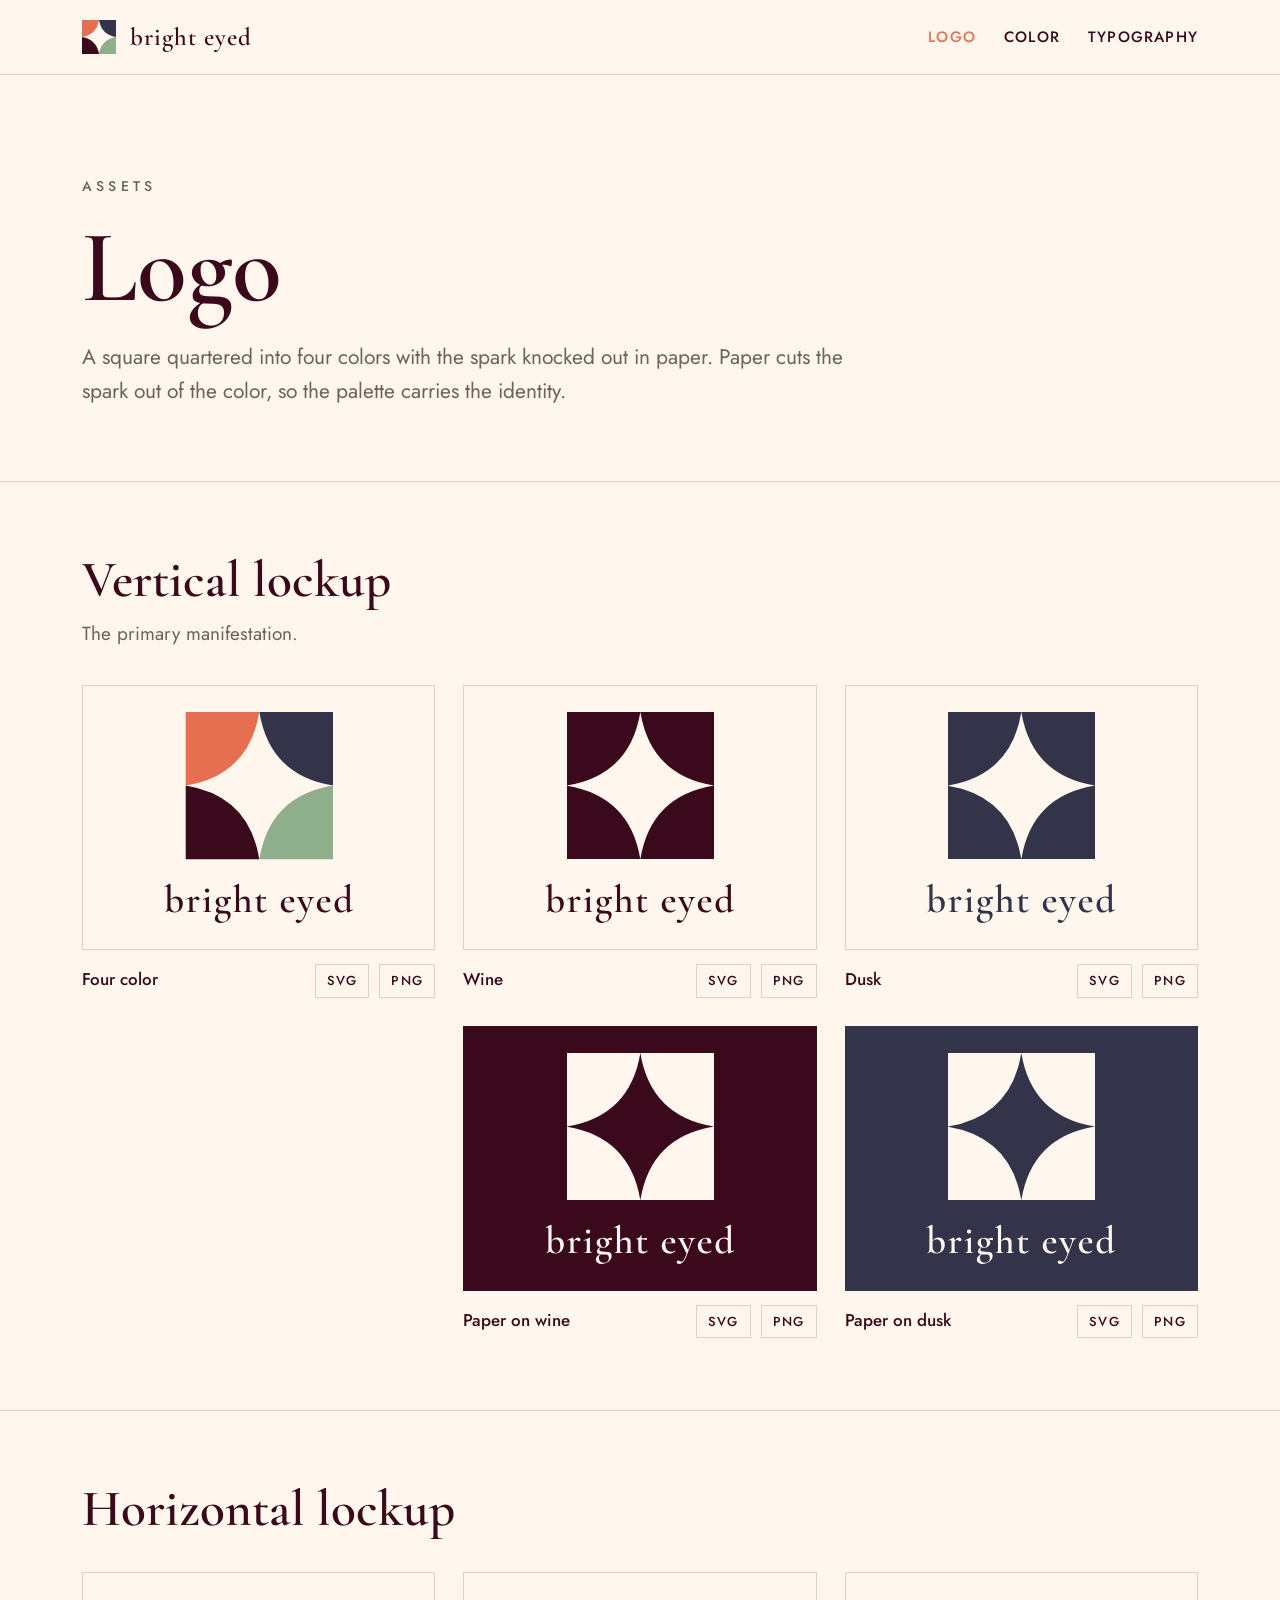
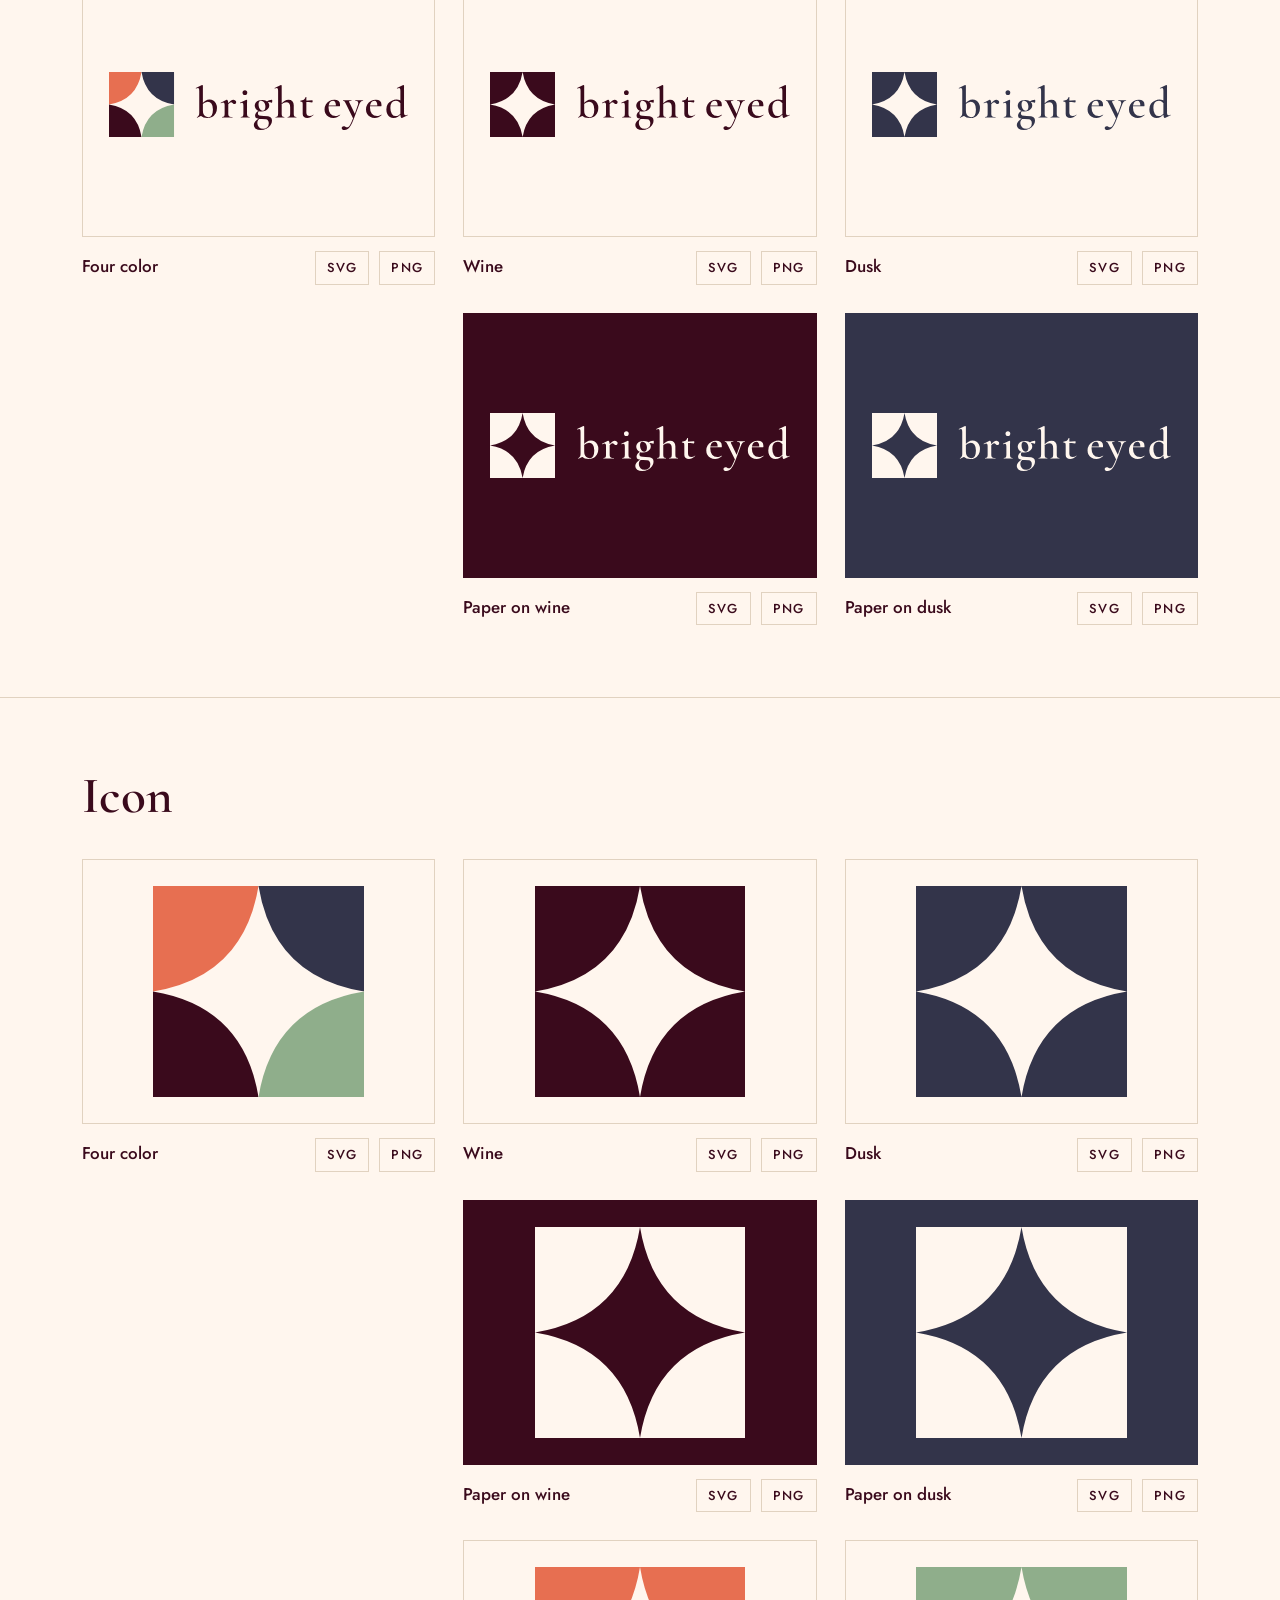
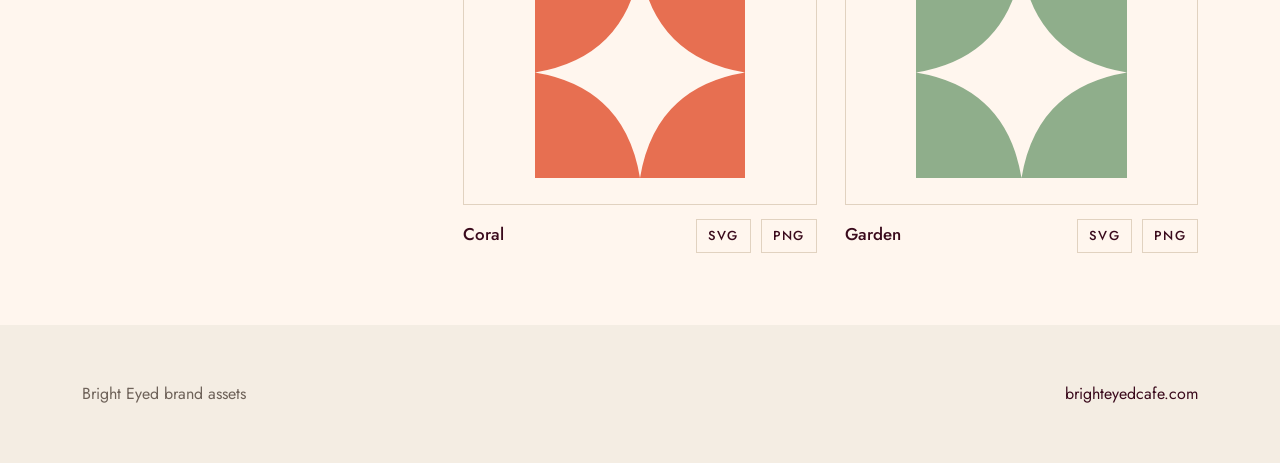
<file: index.html>
<!doctype html>
<meta charset="utf-8">
<title>Bright Eyed — Brand Assets</title>
<meta name="robots" content="noindex">
<meta http-equiv="refresh" content="0; url=logo/">
<link rel="canonical" href="logo/">
<style>html{background:#FFF6EE}</style>
<script>location.replace("logo/");</script>
<p style="font-family:system-ui;color:#4A1E2B;padding:40px">Opening the <a href="logo/">logo page</a>&hellip;</p>
</file>
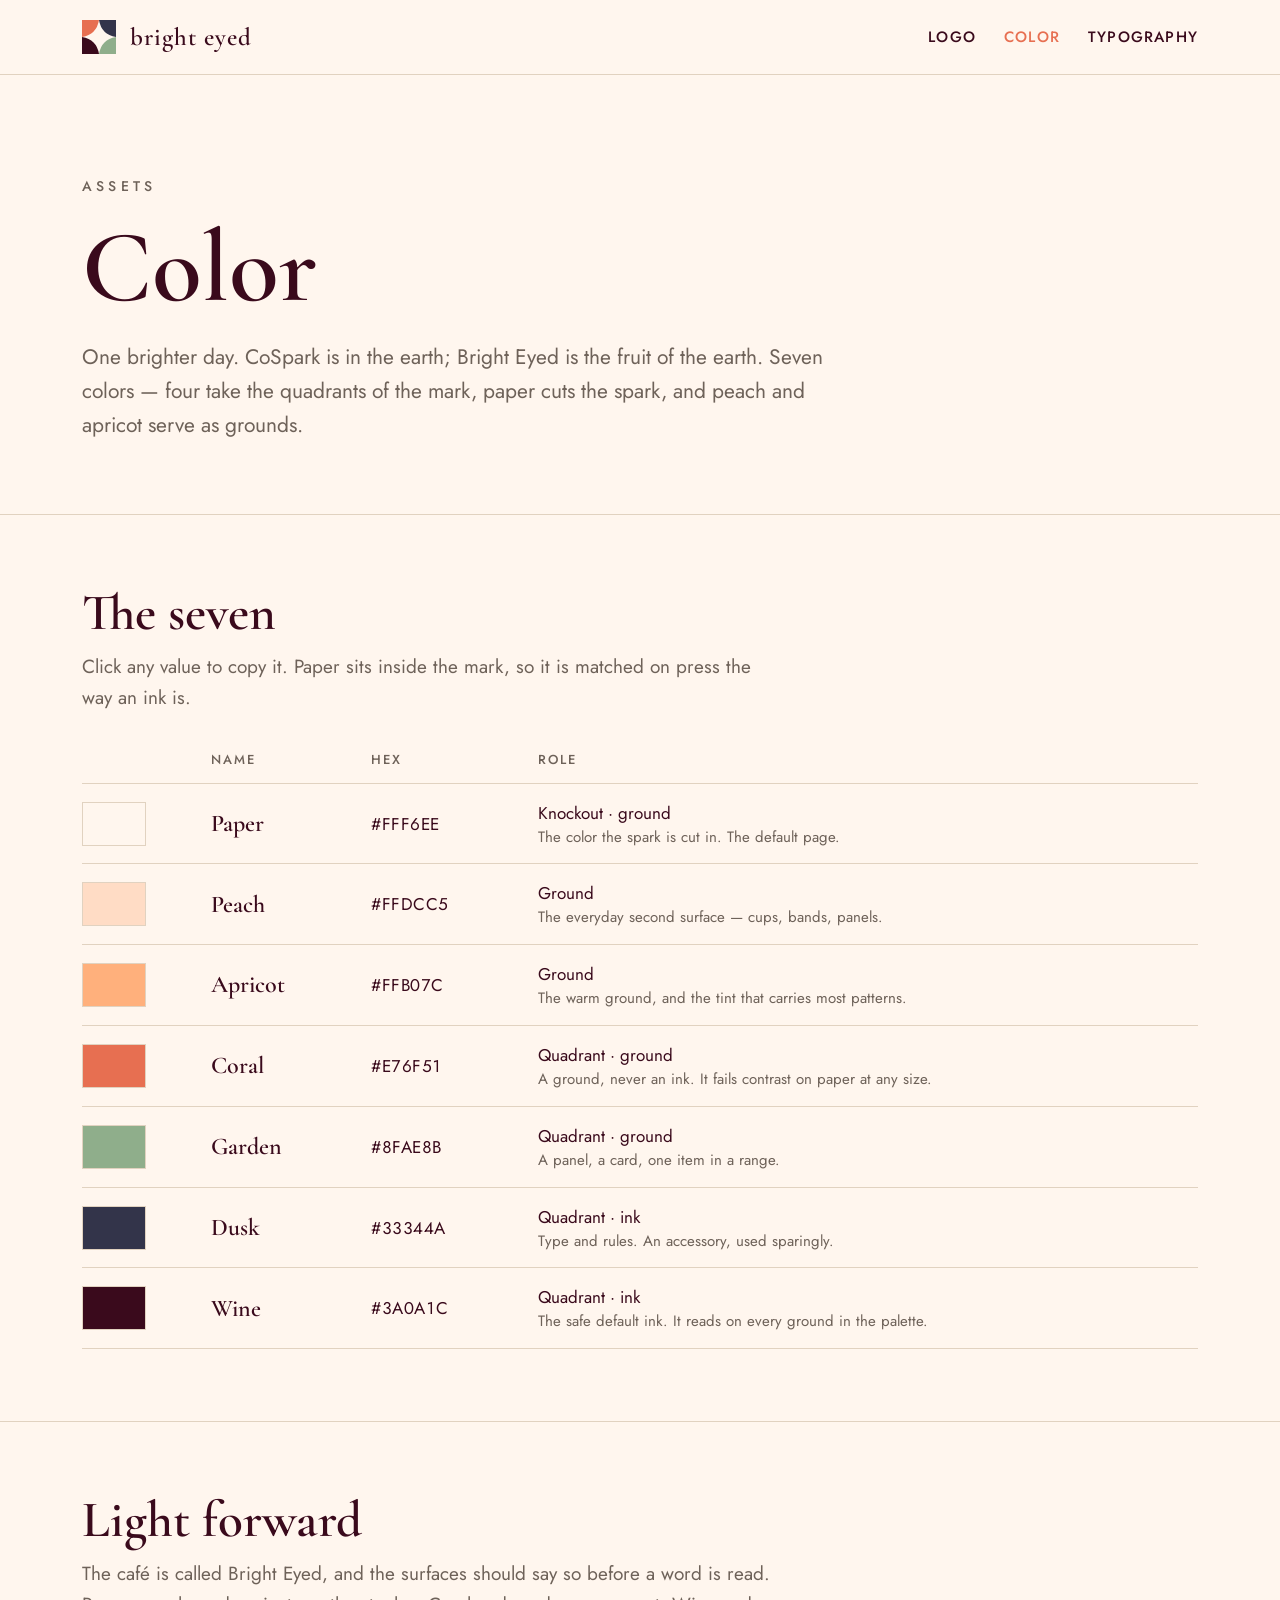
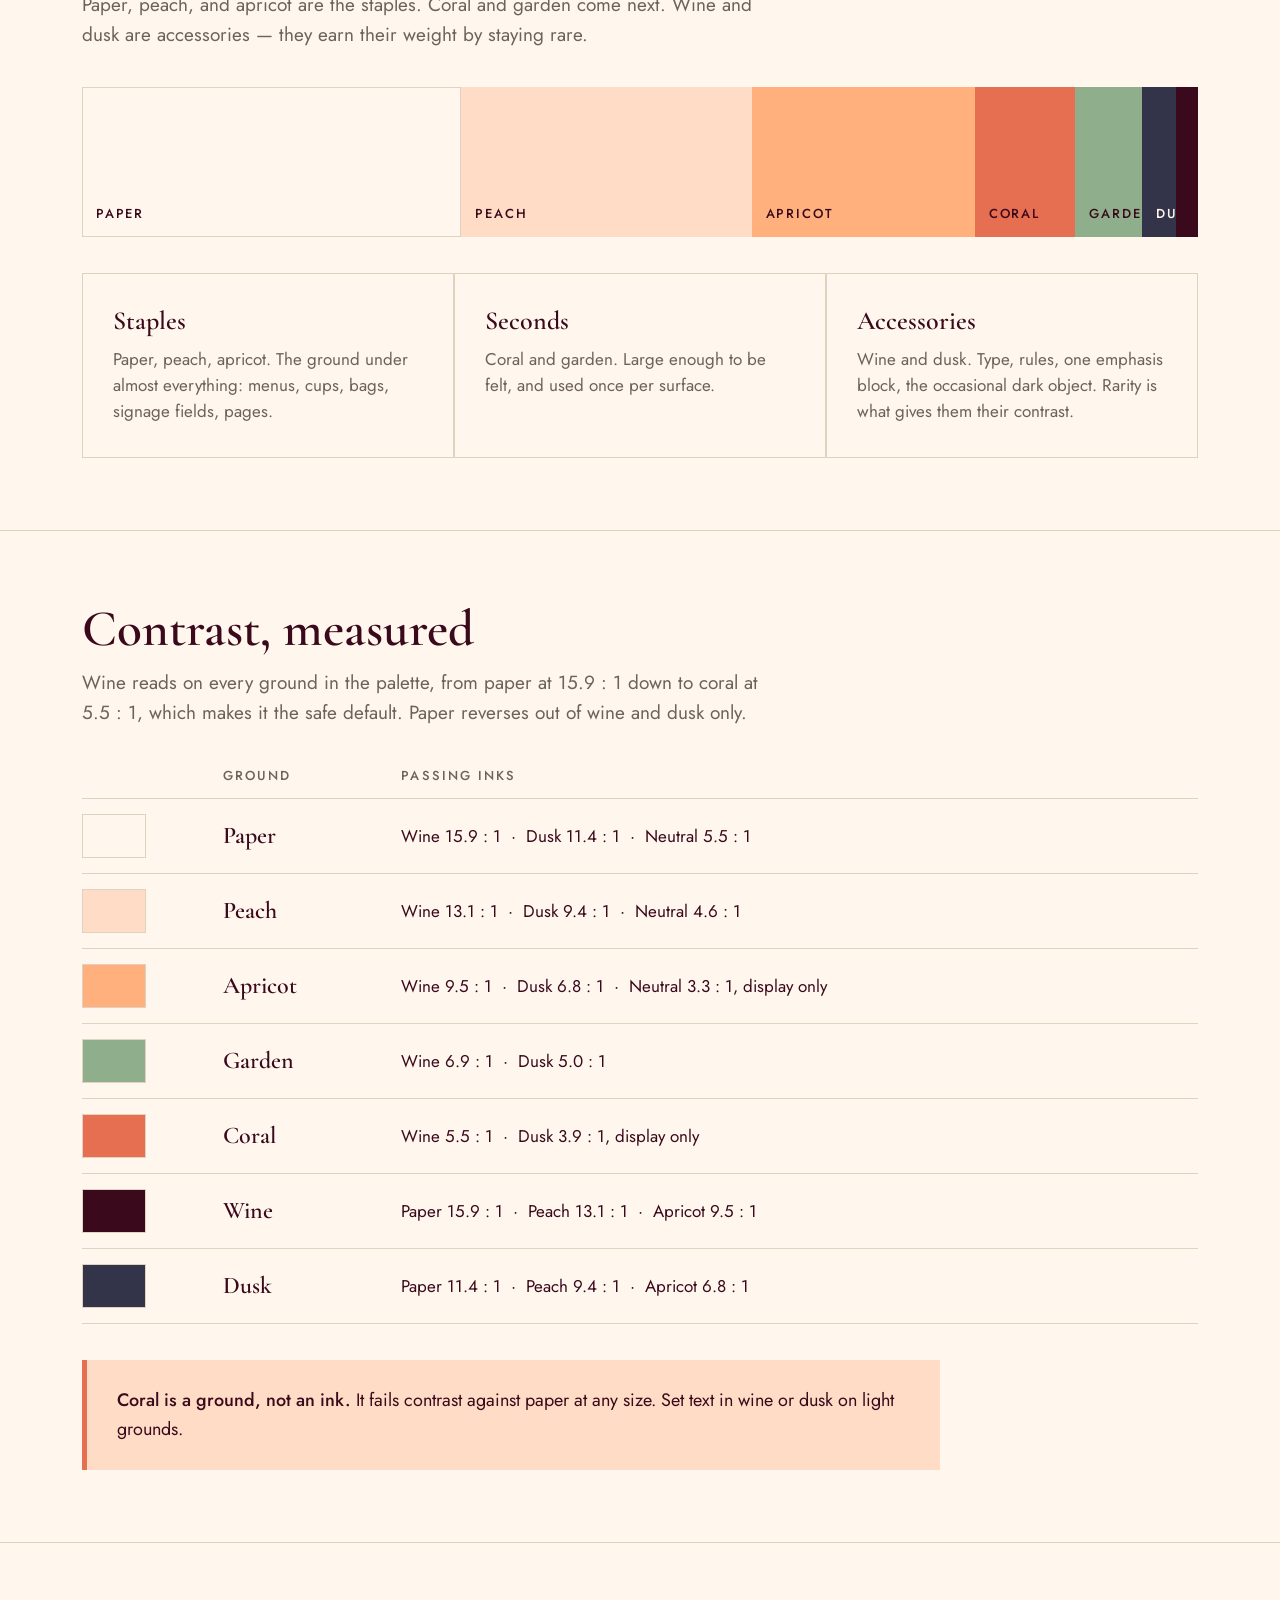
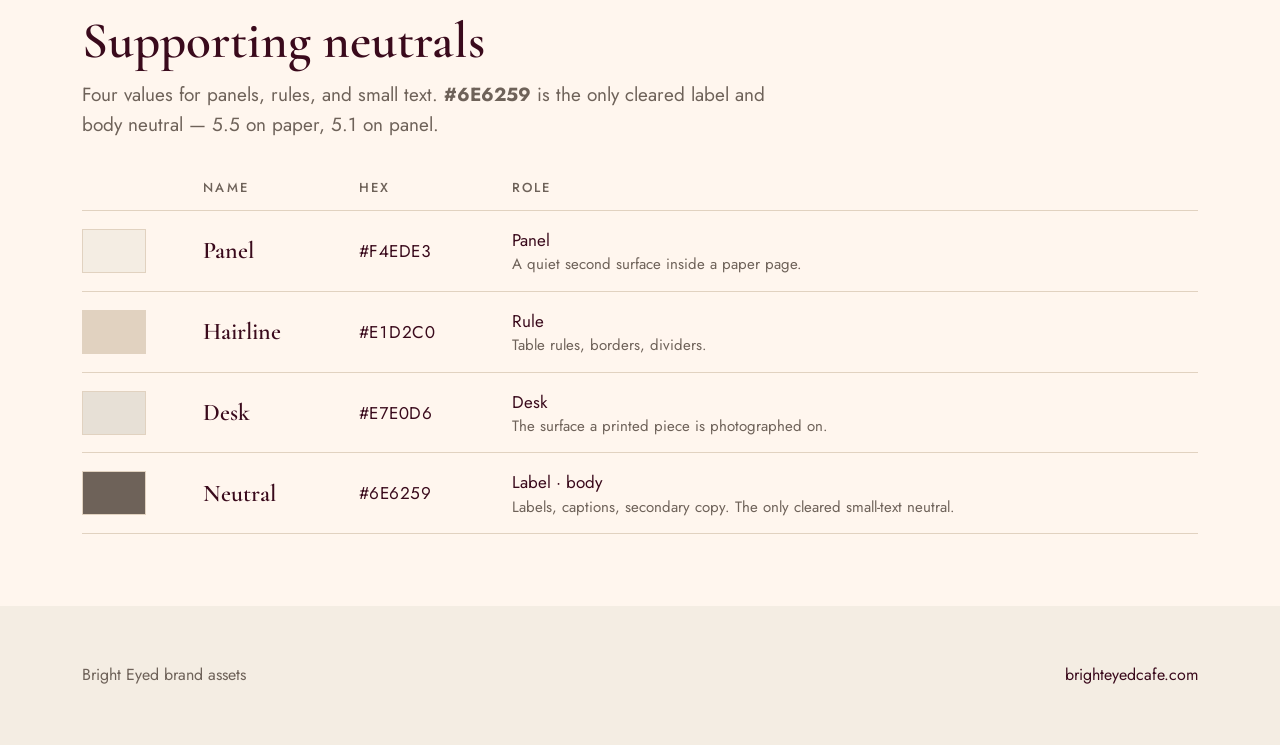
<file: color/index.html>
<!DOCTYPE html>
<html lang="en">
<head>
<meta charset="utf-8">
<meta name="viewport" content="width=device-width, initial-scale=1.0">
<title>Bright Eyed — Color</title>
<meta name="description" content="The Bright Eyed palette — seven colors with hex values, roles, and the contrast pairs that pass.">
<link rel="icon" href="../assets/logo/icon-fourcolor.svg" type="image/svg+xml">
<link rel="preconnect" href="https://fonts.googleapis.com">
<link rel="preconnect" href="https://fonts.gstatic.com" crossorigin>
<link rel="stylesheet" href="https://fonts.googleapis.com/css2?family=Cormorant+Garamond:wght@400;600&family=Jost:wght@300;400;500;600&display=swap">
<link rel="stylesheet" href="../style.css">
</head>
<body>
<header class="mast"><div class="wrap">
  <a class="home" href="../index.html"><svg class="tile" viewBox="0 0 300 300" aria-hidden="true"><rect width="150" height="150" fill="#E76F51"/><rect x="150" width="150" height="150" fill="#33344A"/><rect y="150" width="150" height="150" fill="#3A0A1C"/><rect x="150" y="150" width="150" height="150" fill="#8FAE8B"/><path d="M64 0 Q73.05 54.95 128 64 Q73.05 73.05 64 128 Q54.95 73.05 0 64 Q54.95 54.95 64 0 Z" transform="scale(2.34375)" fill="#FFF6EE"/></svg><span class="nm">bright eyed</span></a>
  <nav>
    <a href="../logo/index.html">Logo</a>
    <a href="../color/index.html" aria-current="page">Color</a>
    <a href="../typography/index.html">Typography</a>
  </nav>
</div></header>

<div class="hero"><div class="wrap">
  <span class="eyebrow">Assets</span>
  <h1>Color</h1>
  <p class="lede">One brighter day. CoSpark is in the earth; Bright Eyed is the fruit of the earth. Seven colors — four take the quadrants of the mark, paper cuts the spark, and peach and apricot serve as grounds.</p>
</div></div>

<section><div class="wrap">
  <h2>The seven</h2>
  <p class="sub">Click any value to copy it. Paper sits inside the mark, so it is matched on press the way an ink is.</p>
  <table>
    <thead><tr><th></th><th>Name</th><th>Hex</th><th>Role</th></tr></thead>
    <tbody>
    <tr>
      <td><div class="chip" style="background:#FFF6EE"></div></td>
      <td><span class="nm">Paper</span></td>
      <td><button class="hexbtn" data-hex="#FFF6EE">#FFF6EE</button></td>
      <td>Knockout · ground<small>The color the spark is cut in. The default page.</small></td>
    </tr>
    <tr>
      <td><div class="chip" style="background:#FFDCC5"></div></td>
      <td><span class="nm">Peach</span></td>
      <td><button class="hexbtn" data-hex="#FFDCC5">#FFDCC5</button></td>
      <td>Ground<small>The everyday second surface — cups, bands, panels.</small></td>
    </tr>
    <tr>
      <td><div class="chip" style="background:#FFB07C"></div></td>
      <td><span class="nm">Apricot</span></td>
      <td><button class="hexbtn" data-hex="#FFB07C">#FFB07C</button></td>
      <td>Ground<small>The warm ground, and the tint that carries most patterns.</small></td>
    </tr>
    <tr>
      <td><div class="chip" style="background:#E76F51"></div></td>
      <td><span class="nm">Coral</span></td>
      <td><button class="hexbtn" data-hex="#E76F51">#E76F51</button></td>
      <td>Quadrant · ground<small>A ground, never an ink. It fails contrast on paper at any size.</small></td>
    </tr>
    <tr>
      <td><div class="chip" style="background:#8FAE8B"></div></td>
      <td><span class="nm">Garden</span></td>
      <td><button class="hexbtn" data-hex="#8FAE8B">#8FAE8B</button></td>
      <td>Quadrant · ground<small>A panel, a card, one item in a range.</small></td>
    </tr>
    <tr>
      <td><div class="chip" style="background:#33344A"></div></td>
      <td><span class="nm">Dusk</span></td>
      <td><button class="hexbtn" data-hex="#33344A">#33344A</button></td>
      <td>Quadrant · ink<small>Type and rules. An accessory, used sparingly.</small></td>
    </tr>
    <tr>
      <td><div class="chip" style="background:#3A0A1C"></div></td>
      <td><span class="nm">Wine</span></td>
      <td><button class="hexbtn" data-hex="#3A0A1C">#3A0A1C</button></td>
      <td>Quadrant · ink<small>The safe default ink. It reads on every ground in the palette.</small></td>
    </tr>
    </tbody>
  </table>
</div></section>

<section><div class="wrap">
  <h2>Light forward</h2>
  <p class="sub">The café is called Bright Eyed, and the surfaces should say so before a word is read. Paper, peach, and apricot are the staples. Coral and garden come next. Wine and dusk are accessories — they earn their weight by staying rare.</p>
  <div class="band">
    <div style="background:#FFF6EE;box-shadow:inset 0 0 0 1px #E1D2C0;flex:34"><span>Paper</span></div>
    <div style="background:#FFDCC5;flex:26"><span>Peach</span></div>
    <div style="background:#FFB07C;flex:20"><span>Apricot</span></div>
    <div style="background:#E76F51;flex:9"><span>Coral</span></div>
    <div style="background:#8FAE8B;flex:6"><span>Garden</span></div>
    <div style="background:#33344A;flex:3"><span style="color:#FFF6EE">Dusk</span></div>
    <div style="background:#3A0A1C;flex:2"></div>
  </div>
  <div class="rules">
    <div><h4>Staples</h4><p>Paper, peach, apricot. The ground under almost everything: menus, cups, bags, signage fields, pages.</p></div>
    <div><h4>Seconds</h4><p>Coral and garden. Large enough to be felt, and used once per surface.</p></div>
    <div><h4>Accessories</h4><p>Wine and dusk. Type, rules, one emphasis block, the occasional dark object. Rarity is what gives them their contrast.</p></div>
  </div>
</div></section>

<section><div class="wrap">
  <h2>Contrast, measured</h2>
  <p class="sub">Wine reads on every ground in the palette, from paper at 15.9 : 1 down to coral at 5.5 : 1, which makes it the safe default. Paper reverses out of wine and dusk only.</p>
  <table>
    <thead><tr><th></th><th>Ground</th><th>Passing inks</th></tr></thead>
    <tbody>
    <tr>
      <td><div class="chip" style="background:#FFF6EE"></div></td>
      <td><span class="nm">Paper</span></td>
      <td>Wine 15.9 : 1 &nbsp;·&nbsp; Dusk 11.4 : 1 &nbsp;·&nbsp; Neutral 5.5 : 1</td>
    </tr>
    <tr>
      <td><div class="chip" style="background:#FFDCC5"></div></td>
      <td><span class="nm">Peach</span></td>
      <td>Wine 13.1 : 1 &nbsp;·&nbsp; Dusk 9.4 : 1 &nbsp;·&nbsp; Neutral 4.6 : 1</td>
    </tr>
    <tr>
      <td><div class="chip" style="background:#FFB07C"></div></td>
      <td><span class="nm">Apricot</span></td>
      <td>Wine 9.5 : 1 &nbsp;·&nbsp; Dusk 6.8 : 1 &nbsp;·&nbsp; Neutral 3.3 : 1, display only</td>
    </tr>
    <tr>
      <td><div class="chip" style="background:#8FAE8B"></div></td>
      <td><span class="nm">Garden</span></td>
      <td>Wine 6.9 : 1 &nbsp;·&nbsp; Dusk 5.0 : 1</td>
    </tr>
    <tr>
      <td><div class="chip" style="background:#E76F51"></div></td>
      <td><span class="nm">Coral</span></td>
      <td>Wine 5.5 : 1 &nbsp;·&nbsp; Dusk 3.9 : 1, display only</td>
    </tr>
    <tr>
      <td><div class="chip" style="background:#3A0A1C"></div></td>
      <td><span class="nm">Wine</span></td>
      <td>Paper 15.9 : 1 &nbsp;·&nbsp; Peach 13.1 : 1 &nbsp;·&nbsp; Apricot 9.5 : 1</td>
    </tr>
    <tr>
      <td><div class="chip" style="background:#33344A"></div></td>
      <td><span class="nm">Dusk</span></td>
      <td>Paper 11.4 : 1 &nbsp;·&nbsp; Peach 9.4 : 1 &nbsp;·&nbsp; Apricot 6.8 : 1</td>
    </tr>
    </tbody>
  </table>
  <div class="note"><b>Coral is a ground, not an ink.</b> It fails contrast against paper at any size. Set text in wine or dusk on light grounds.</div>
</div></section>

<section><div class="wrap">
  <h2>Supporting neutrals</h2>
  <p class="sub">Four values for panels, rules, and small text. <b>#6E6259</b> is the only cleared label and body neutral — 5.5 on paper, 5.1 on panel.</p>
  <table>
    <thead><tr><th></th><th>Name</th><th>Hex</th><th>Role</th></tr></thead>
    <tbody>
    <tr>
      <td><div class="chip" style="background:#F4EDE3"></div></td>
      <td><span class="nm">Panel</span></td>
      <td><button class="hexbtn" data-hex="#F4EDE3">#F4EDE3</button></td>
      <td>Panel<small>A quiet second surface inside a paper page.</small></td>
    </tr>
    <tr>
      <td><div class="chip" style="background:#E1D2C0"></div></td>
      <td><span class="nm">Hairline</span></td>
      <td><button class="hexbtn" data-hex="#E1D2C0">#E1D2C0</button></td>
      <td>Rule<small>Table rules, borders, dividers.</small></td>
    </tr>
    <tr>
      <td><div class="chip" style="background:#E7E0D6"></div></td>
      <td><span class="nm">Desk</span></td>
      <td><button class="hexbtn" data-hex="#E7E0D6">#E7E0D6</button></td>
      <td>Desk<small>The surface a printed piece is photographed on.</small></td>
    </tr>
    <tr>
      <td><div class="chip" style="background:#6E6259"></div></td>
      <td><span class="nm">Neutral</span></td>
      <td><button class="hexbtn" data-hex="#6E6259">#6E6259</button></td>
      <td>Label · body<small>Labels, captions, secondary copy. The only cleared small-text neutral.</small></td>
    </tr>
    </tbody>
  </table>
</div></section>

<footer><div class="wrap">
  <span>Bright Eyed brand assets</span>
  <span><a href="https://brighteyedcafe.com">brighteyedcafe.com</a></span>
</div></footer>
<script>
document.querySelectorAll('.hexbtn').forEach(function(b){
  b.addEventListener('click', function(){
    navigator.clipboard.writeText(b.dataset.hex).then(function(){
      b.classList.add('copied');
      setTimeout(function(){ b.classList.remove('copied'); }, 1400);
    });
  });
});
</script>
</body>
</html>
</file>
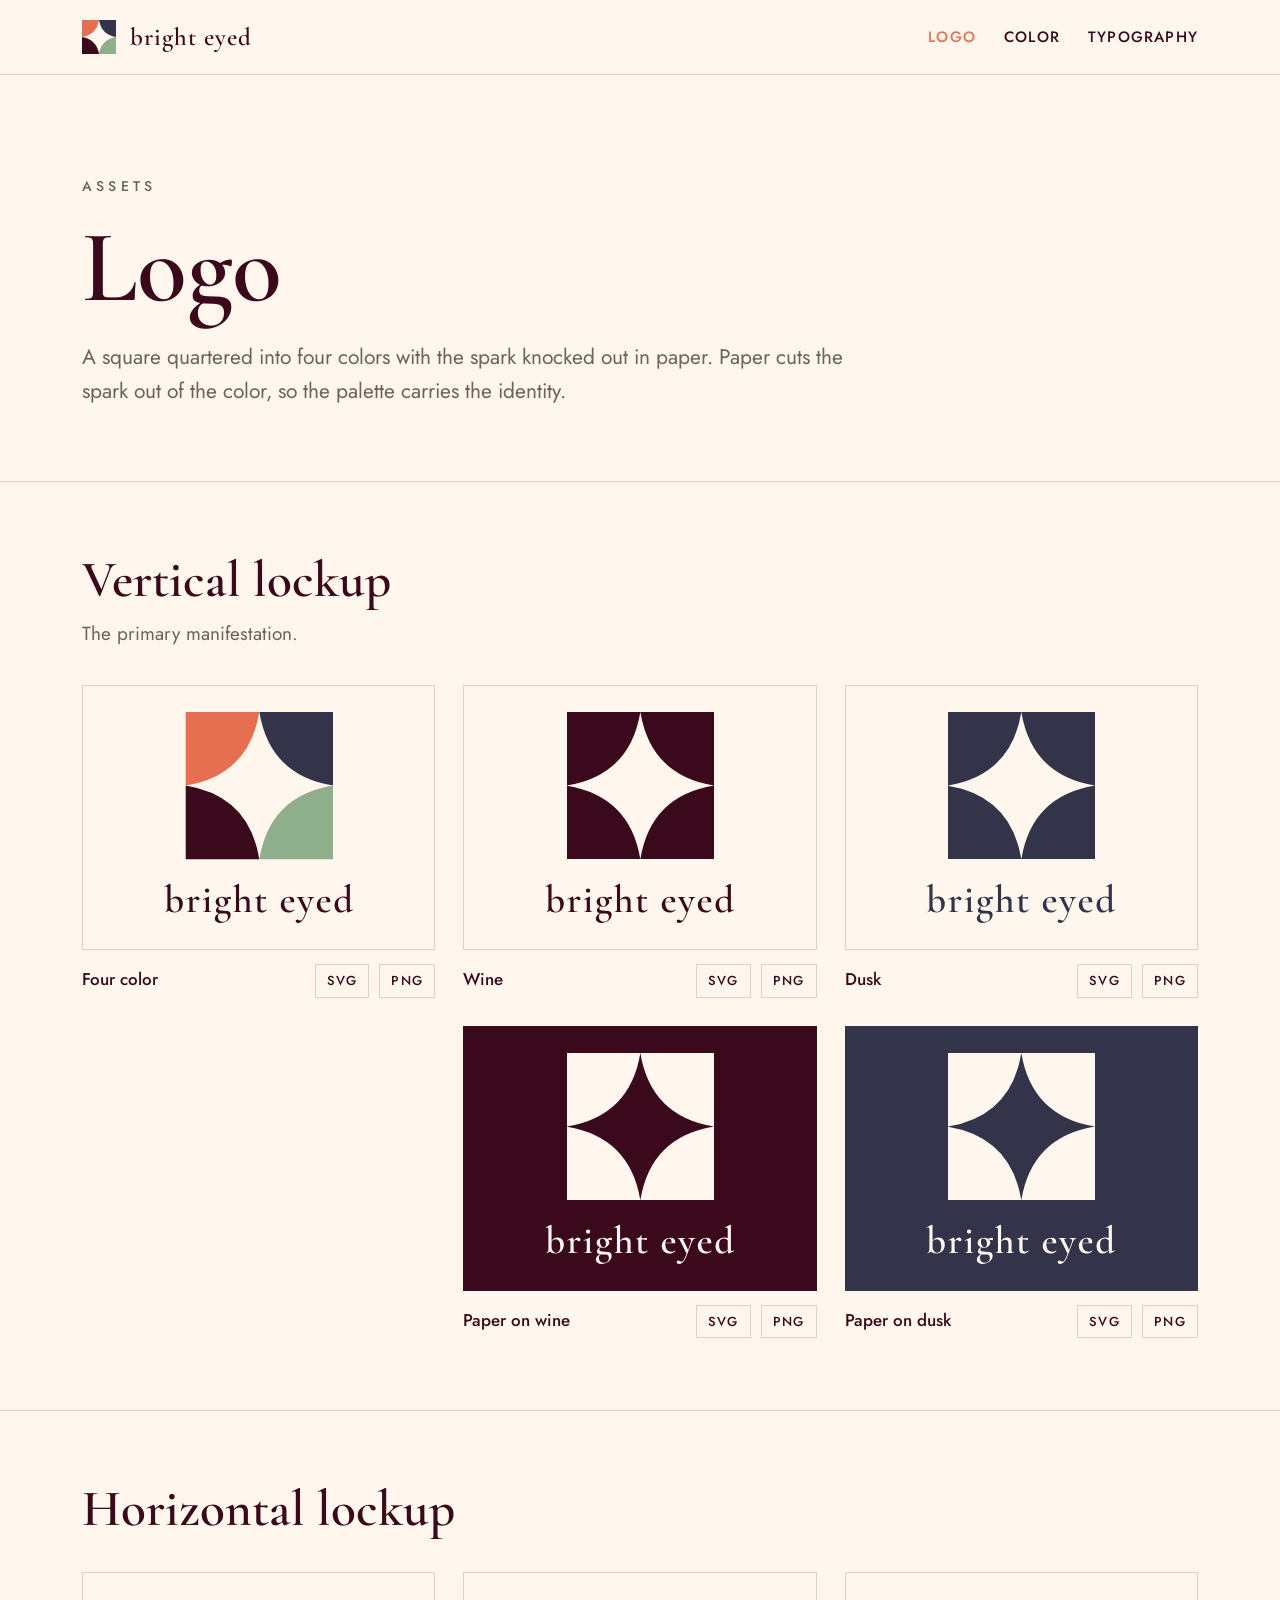
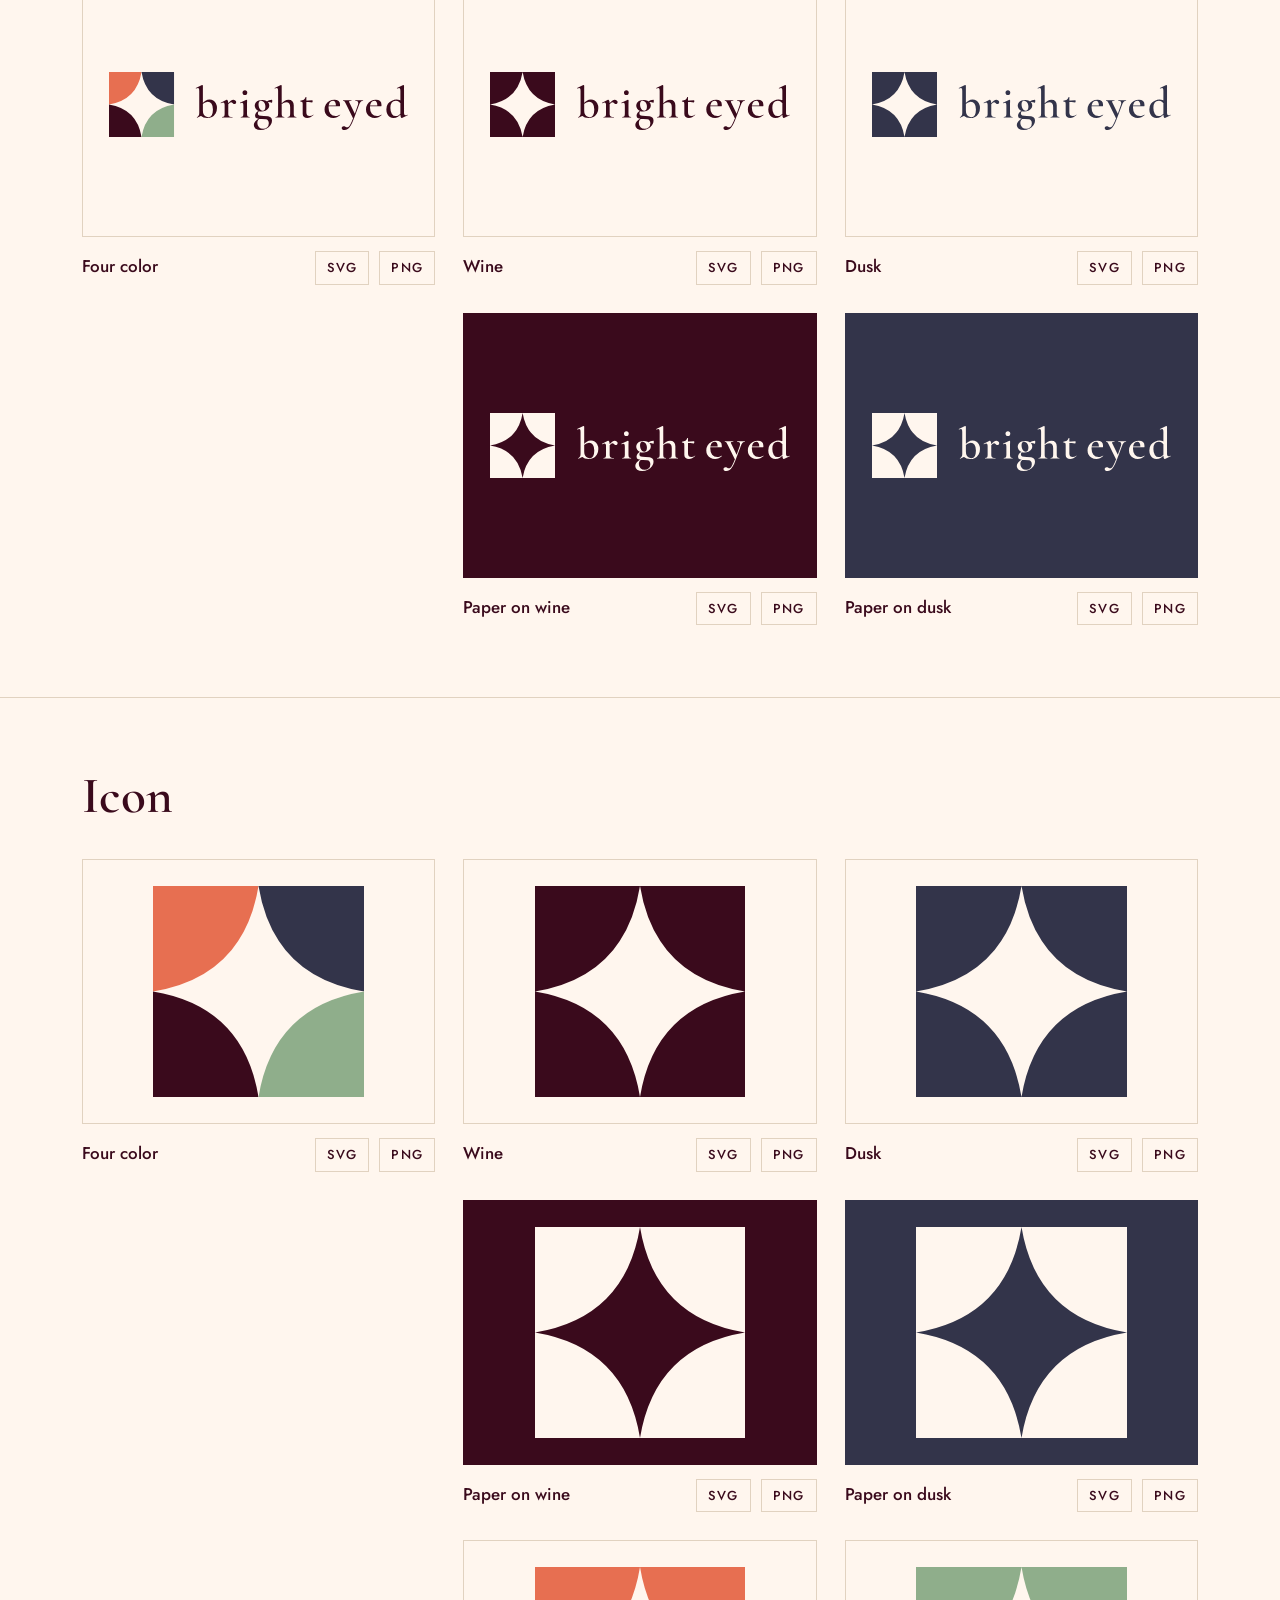
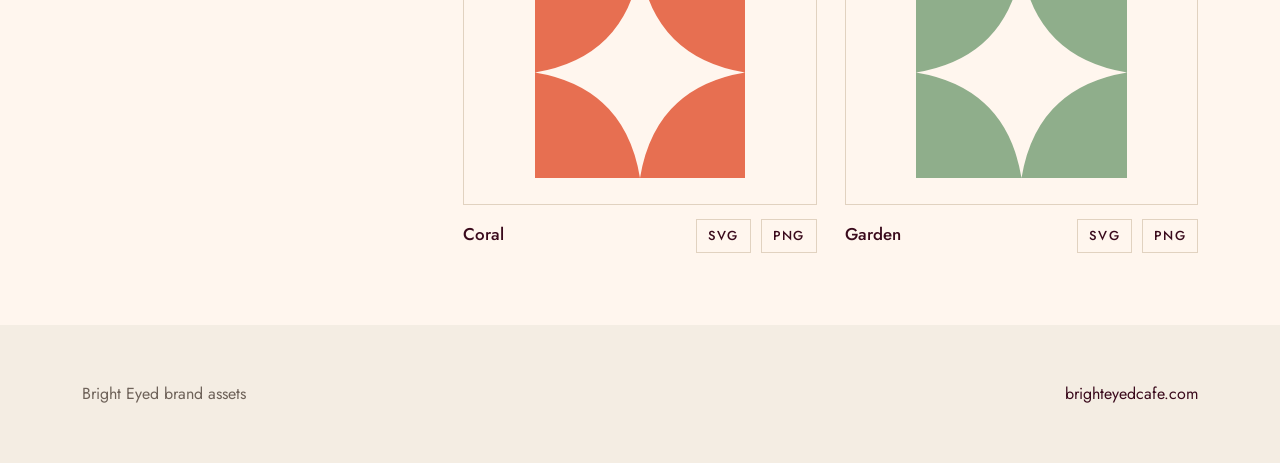
<file: logo/index.html>
<!DOCTYPE html>
<html lang="en">
<head>
<meta charset="utf-8">
<meta name="viewport" content="width=device-width, initial-scale=1.0">
<title>Bright Eyed — Logo</title>
<meta name="description" content="Bright Eyed logo — vertical and horizontal lockups and the icon, in SVG and PNG, full color and single ink.">
<link rel="icon" href="../assets/logo/icon-fourcolor.svg" type="image/svg+xml">
<link rel="preconnect" href="https://fonts.googleapis.com">
<link rel="preconnect" href="https://fonts.gstatic.com" crossorigin>
<link rel="stylesheet" href="https://fonts.googleapis.com/css2?family=Cormorant+Garamond:wght@400;600&family=Jost:wght@300;400;500;600&display=swap">
<link rel="stylesheet" href="../style.css">
</head>
<body>
<header class="mast"><div class="wrap">
  <a class="home" href="../index.html"><svg class="tile" viewBox="0 0 300 300" aria-hidden="true"><rect width="150" height="150" fill="#E76F51"/><rect x="150" width="150" height="150" fill="#33344A"/><rect y="150" width="150" height="150" fill="#3A0A1C"/><rect x="150" y="150" width="150" height="150" fill="#8FAE8B"/><path d="M64 0 Q73.05 54.95 128 64 Q73.05 73.05 64 128 Q54.95 73.05 0 64 Q54.95 54.95 64 0 Z" transform="scale(2.34375)" fill="#FFF6EE"/></svg><span class="nm">bright eyed</span></a>
  <nav>
    <a href="../logo/index.html" aria-current="page">Logo</a>
    <a href="../color/index.html">Color</a>
    <a href="../typography/index.html">Typography</a>
  </nav>
</div></header>

<div class="hero"><div class="wrap">
  <span class="eyebrow">Assets</span>
  <h1>Logo</h1>
  <p class="lede">A square quartered into four colors with the spark knocked out in paper. Paper cuts the spark out of the color, so the palette carries the identity.</p>
</div></div>

<section><div class="wrap">
  <h2>Vertical lockup</h2>
  <p class="sub">The primary manifestation.</p>
  <div class="assets">
  <div class="asset"><figure>
    <div class="stage"><img src="../assets/logo/lockup-vertical-fourcolor.svg" alt="Bright Eyed vertical lockup, four color"></div>
    <figcaption class="cap"><b>Four color</b><span class="dl"><a href="../assets/logo/lockup-vertical-fourcolor.svg" download>SVG</a><a href="../assets/logo/lockup-vertical-fourcolor.png" download>PNG</a></span></figcaption>
  </figure></div>
  <div class="asset"><figure>
    <div class="stage"><img src="../assets/logo/lockup-vertical-wine.svg" alt="Bright Eyed vertical lockup, wine"></div>
    <figcaption class="cap"><b>Wine</b><span class="dl"><a href="../assets/logo/lockup-vertical-wine.svg" download>SVG</a><a href="../assets/logo/lockup-vertical-wine.png" download>PNG</a></span></figcaption>
  </figure></div>
  <div class="asset"><figure>
    <div class="stage"><img src="../assets/logo/lockup-vertical-dusk.svg" alt="Bright Eyed vertical lockup, dusk"></div>
    <figcaption class="cap"><b>Dusk</b><span class="dl"><a href="../assets/logo/lockup-vertical-dusk.svg" download>SVG</a><a href="../assets/logo/lockup-vertical-dusk.png" download>PNG</a></span></figcaption>
  </figure></div>
  <div class="asset" style="grid-column:2"><figure>
    <div class="stage on-dark"><img src="../assets/logo/lockup-vertical-paper.svg" alt="Bright Eyed vertical lockup, paper on wine"></div>
    <figcaption class="cap"><b>Paper on wine</b><span class="dl"><a href="../assets/logo/lockup-vertical-paper.svg" download>SVG</a><a href="../assets/logo/lockup-vertical-paper.png" download>PNG</a></span></figcaption>
  </figure></div>
  <div class="asset"><figure>
    <div class="stage on-dusk"><img src="../assets/logo/lockup-vertical-paper.svg" alt="Bright Eyed vertical lockup, paper on dusk"></div>
    <figcaption class="cap"><b>Paper on dusk</b><span class="dl"><a href="../assets/logo/lockup-vertical-paper.svg" download>SVG</a><a href="../assets/logo/lockup-vertical-paper.png" download>PNG</a></span></figcaption>
  </figure></div>
  </div>
</div></section>

<section><div class="wrap">
  <h2>Horizontal lockup</h2>
  <div class="assets">
  <div class="asset"><figure>
    <div class="stage"><img src="../assets/logo/lockup-horizontal-fourcolor.svg" alt="Bright Eyed horizontal lockup, four color"></div>
    <figcaption class="cap"><b>Four color</b><span class="dl"><a href="../assets/logo/lockup-horizontal-fourcolor.svg" download>SVG</a><a href="../assets/logo/lockup-horizontal-fourcolor.png" download>PNG</a></span></figcaption>
  </figure></div>
  <div class="asset"><figure>
    <div class="stage"><img src="../assets/logo/lockup-horizontal-wine.svg" alt="Bright Eyed horizontal lockup, wine"></div>
    <figcaption class="cap"><b>Wine</b><span class="dl"><a href="../assets/logo/lockup-horizontal-wine.svg" download>SVG</a><a href="../assets/logo/lockup-horizontal-wine.png" download>PNG</a></span></figcaption>
  </figure></div>
  <div class="asset"><figure>
    <div class="stage"><img src="../assets/logo/lockup-horizontal-dusk.svg" alt="Bright Eyed horizontal lockup, dusk"></div>
    <figcaption class="cap"><b>Dusk</b><span class="dl"><a href="../assets/logo/lockup-horizontal-dusk.svg" download>SVG</a><a href="../assets/logo/lockup-horizontal-dusk.png" download>PNG</a></span></figcaption>
  </figure></div>
  <div class="asset" style="grid-column:2"><figure>
    <div class="stage on-dark"><img src="../assets/logo/lockup-horizontal-paper.svg" alt="Bright Eyed horizontal lockup, paper on wine"></div>
    <figcaption class="cap"><b>Paper on wine</b><span class="dl"><a href="../assets/logo/lockup-horizontal-paper.svg" download>SVG</a><a href="../assets/logo/lockup-horizontal-paper.png" download>PNG</a></span></figcaption>
  </figure></div>
  <div class="asset"><figure>
    <div class="stage on-dusk"><img src="../assets/logo/lockup-horizontal-paper.svg" alt="Bright Eyed horizontal lockup, paper on dusk"></div>
    <figcaption class="cap"><b>Paper on dusk</b><span class="dl"><a href="../assets/logo/lockup-horizontal-paper.svg" download>SVG</a><a href="../assets/logo/lockup-horizontal-paper.png" download>PNG</a></span></figcaption>
  </figure></div>
  </div>
</div></section>

<section><div class="wrap">
  <h2>Icon</h2>
  <div class="assets">
  <div class="asset"><figure>
    <div class="stage"><img src="../assets/logo/icon-fourcolor.svg" alt="Bright Eyed icon, four color"></div>
    <figcaption class="cap"><b>Four color</b><span class="dl"><a href="../assets/logo/icon-fourcolor.svg" download>SVG</a><a href="../assets/logo/icon-fourcolor.png" download>PNG</a></span></figcaption>
  </figure></div>
  <div class="asset"><figure>
    <div class="stage"><img src="../assets/logo/icon-wine.svg" alt="Bright Eyed icon, wine"></div>
    <figcaption class="cap"><b>Wine</b><span class="dl"><a href="../assets/logo/icon-wine.svg" download>SVG</a><a href="../assets/logo/icon-wine.png" download>PNG</a></span></figcaption>
  </figure></div>
  <div class="asset"><figure>
    <div class="stage"><img src="../assets/logo/icon-dusk.svg" alt="Bright Eyed icon, dusk"></div>
    <figcaption class="cap"><b>Dusk</b><span class="dl"><a href="../assets/logo/icon-dusk.svg" download>SVG</a><a href="../assets/logo/icon-dusk.png" download>PNG</a></span></figcaption>
  </figure></div>
  <div class="asset" style="grid-column:2"><figure>
    <div class="stage on-dark"><img src="../assets/logo/icon-paper.svg" alt="Bright Eyed icon, paper on wine"></div>
    <figcaption class="cap"><b>Paper on wine</b><span class="dl"><a href="../assets/logo/icon-paper.svg" download>SVG</a><a href="../assets/logo/icon-paper.png" download>PNG</a></span></figcaption>
  </figure></div>
  <div class="asset"><figure>
    <div class="stage on-dusk"><img src="../assets/logo/icon-paper.svg" alt="Bright Eyed icon, paper on dusk"></div>
    <figcaption class="cap"><b>Paper on dusk</b><span class="dl"><a href="../assets/logo/icon-paper.svg" download>SVG</a><a href="../assets/logo/icon-paper.png" download>PNG</a></span></figcaption>
  </figure></div>
  <div class="asset" style="grid-column:2"><figure>
    <div class="stage"><img src="../assets/logo/icon-coral.svg" alt="Bright Eyed icon, coral"></div>
    <figcaption class="cap"><b>Coral</b><span class="dl"><a href="../assets/logo/icon-coral.svg" download>SVG</a><a href="../assets/logo/icon-coral.png" download>PNG</a></span></figcaption>
  </figure></div>
  <div class="asset"><figure>
    <div class="stage"><img src="../assets/logo/icon-garden.svg" alt="Bright Eyed icon, garden"></div>
    <figcaption class="cap"><b>Garden</b><span class="dl"><a href="../assets/logo/icon-garden.svg" download>SVG</a><a href="../assets/logo/icon-garden.png" download>PNG</a></span></figcaption>
  </figure></div>
  </div>
</div></section>

<footer><div class="wrap">
  <span>Bright Eyed brand assets</span>
  <span><a href="https://brighteyedcafe.com">brighteyedcafe.com</a></span>
</div></footer>
</body>
</html>
</file>
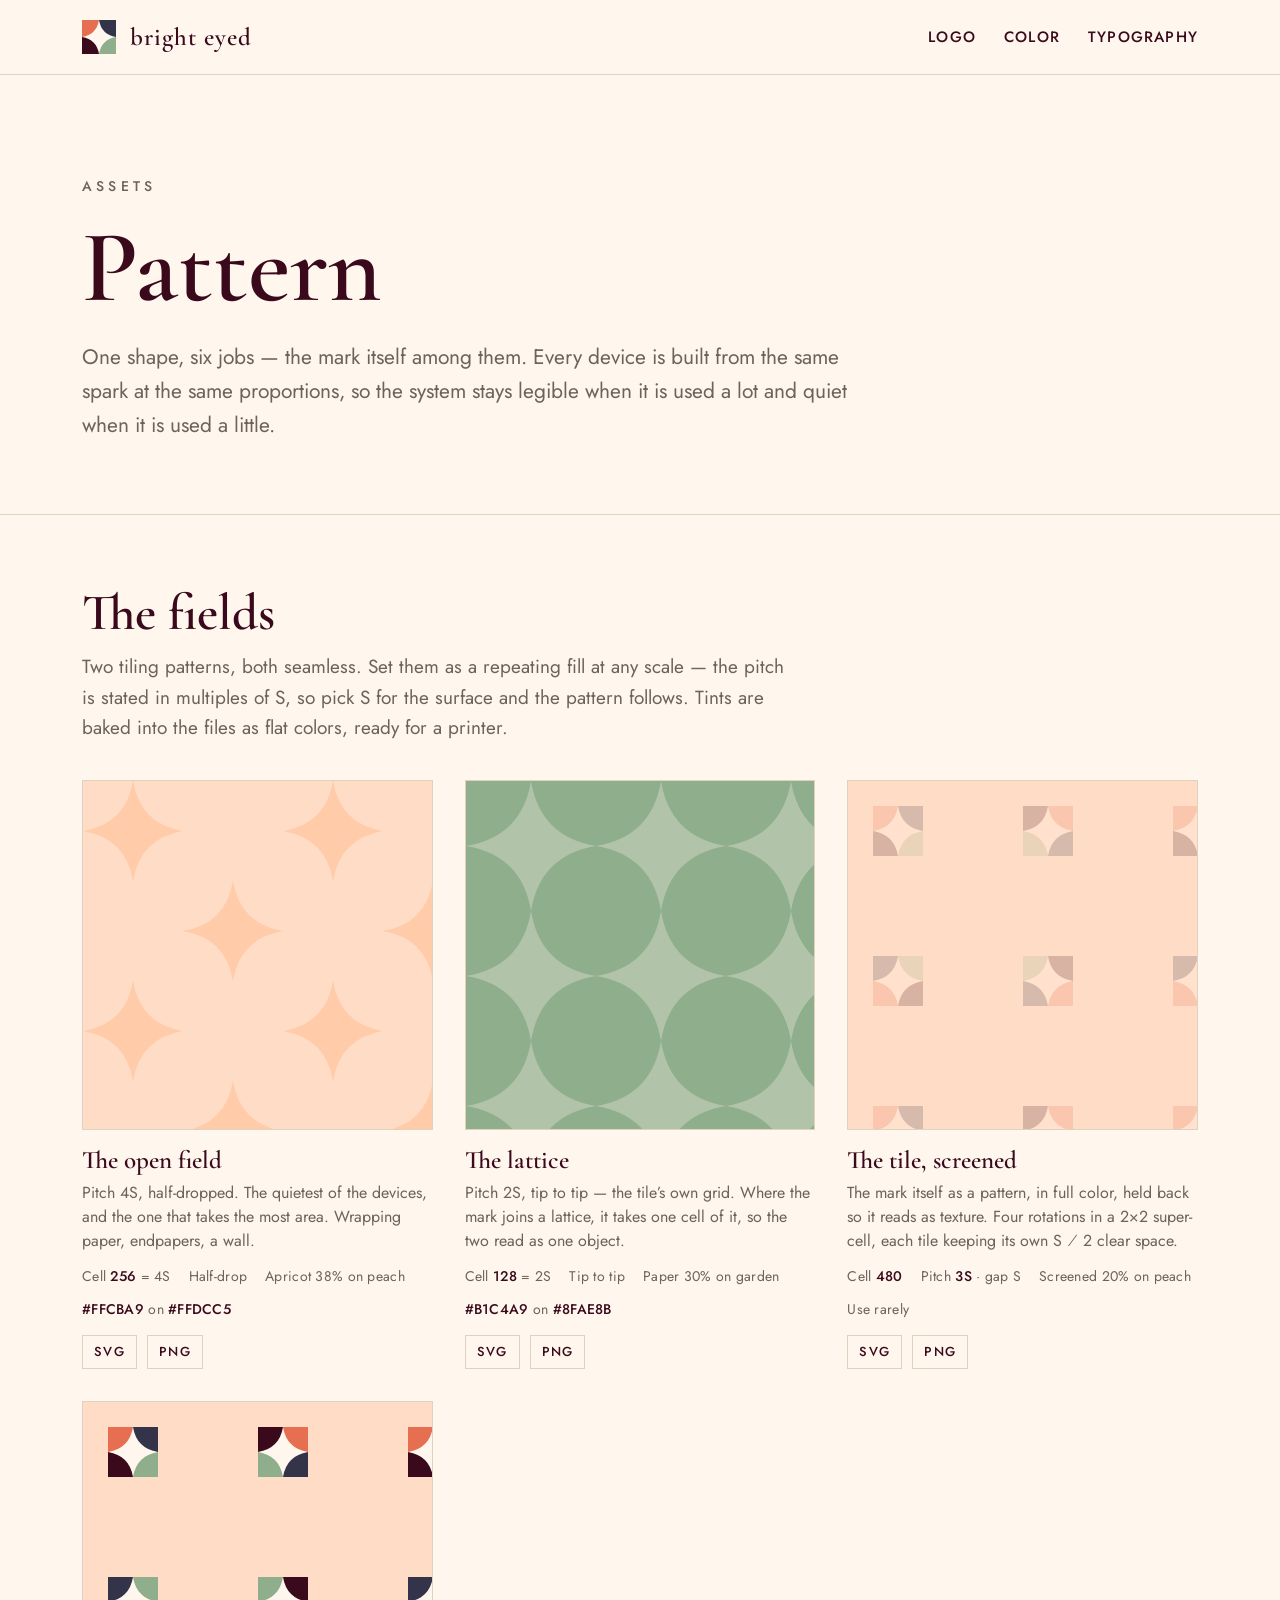
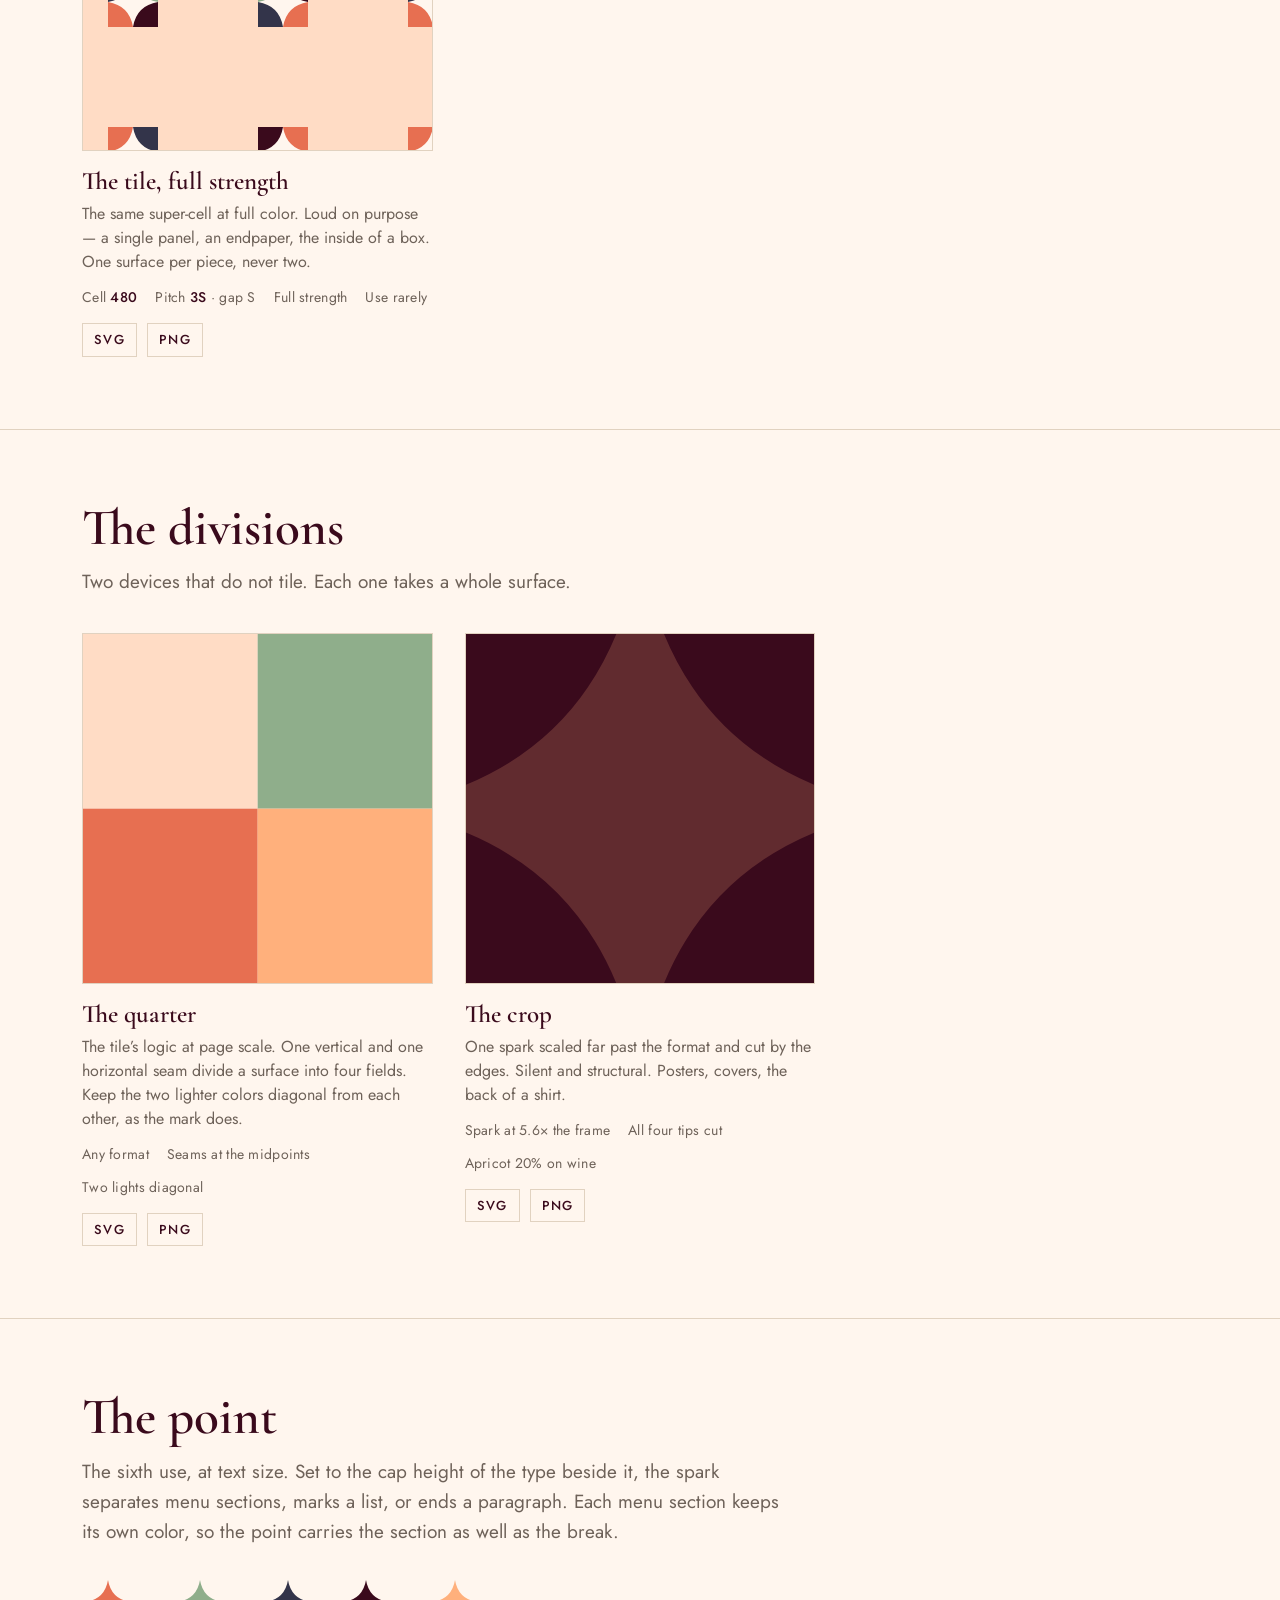
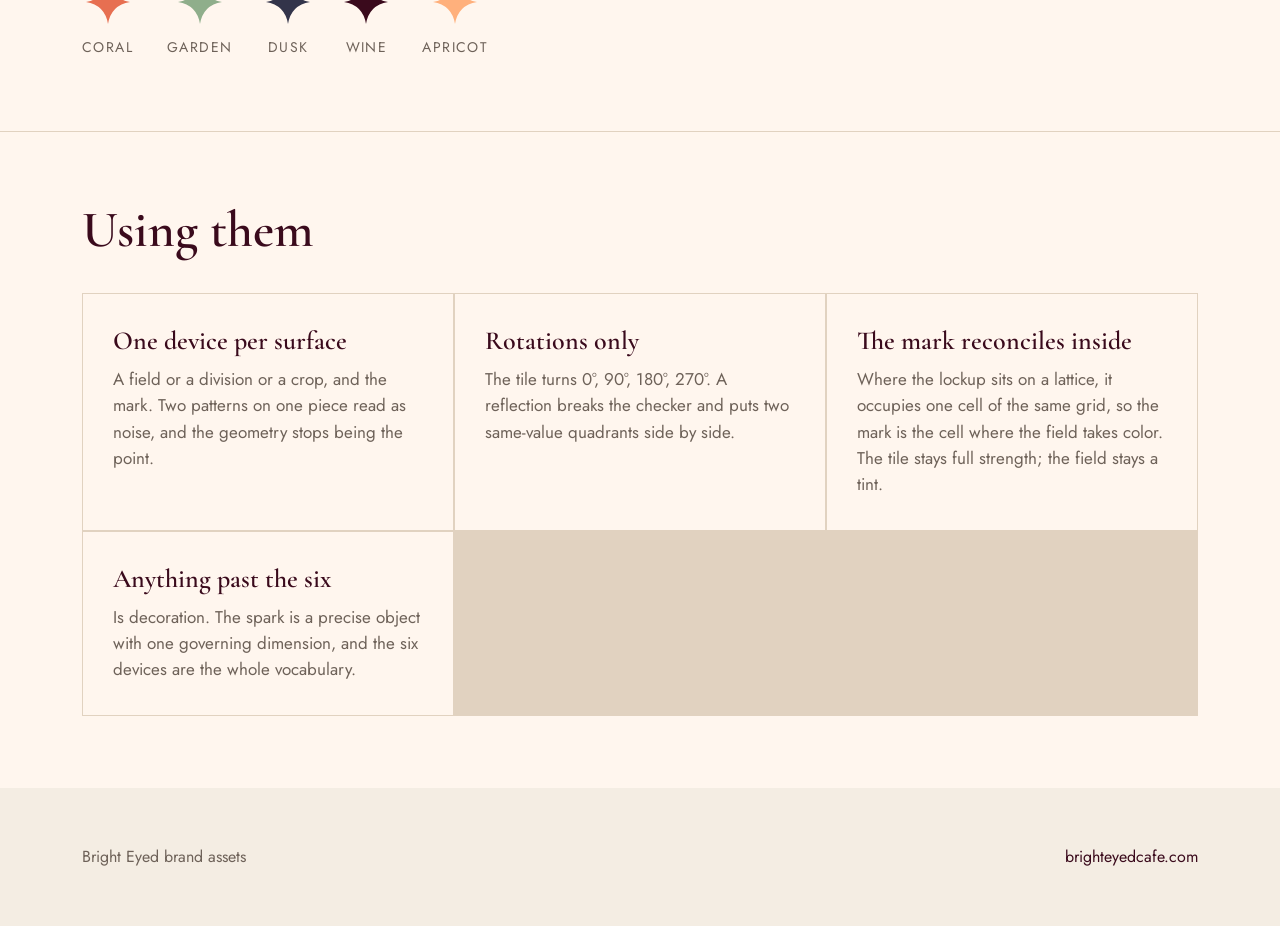
<file: pattern/index.html>
<!DOCTYPE html>
<html lang="en">
<head>
<meta charset="utf-8">
<meta name="viewport" content="width=device-width, initial-scale=1.0">
<title>Bright Eyed — Pattern</title>
<meta name="description" content="The six devices built from the Bright Eyed spark — tile, quarter, open field, lattice, crop, and point — as tiling SVG and PNG.">
<link rel="icon" href="../assets/logo/icon-fourcolor.svg" type="image/svg+xml">
<link rel="preconnect" href="https://fonts.googleapis.com">
<link rel="preconnect" href="https://fonts.gstatic.com" crossorigin>
<link rel="stylesheet" href="https://fonts.googleapis.com/css2?family=Cormorant+Garamond:wght@400;600&family=Jost:wght@300;400;500;600&display=swap">
<link rel="stylesheet" href="../style.css">
</head>
<body>
<header class="mast"><div class="wrap">
  <a class="home" href="../index.html"><svg class="tile" viewBox="0 0 300 300" aria-hidden="true"><rect width="150" height="150" fill="#E76F51"/><rect x="150" width="150" height="150" fill="#33344A"/><rect y="150" width="150" height="150" fill="#3A0A1C"/><rect x="150" y="150" width="150" height="150" fill="#8FAE8B"/><path d="M64 0 Q73.05 54.95 128 64 Q73.05 73.05 64 128 Q54.95 73.05 0 64 Q54.95 54.95 64 0 Z" transform="scale(2.34375)" fill="#FFF6EE"/></svg><span class="nm">bright eyed</span></a>
  <nav>
    <a href="../logo/index.html">Logo</a>
    <a href="../color/index.html">Color</a>
    <a href="../typography/index.html">Typography</a>
  </nav>
</div></header>

<div class="hero"><div class="wrap">
  <span class="eyebrow">Assets</span>
  <h1>Pattern</h1>
  <p class="lede">One shape, six jobs — the mark itself among them. Every device is built from the same spark at the same proportions, so the system stays legible when it is used a lot and quiet when it is used a little.</p>
</div></div>

<section><div class="wrap">
  <h2>The fields</h2>
  <p class="sub">Two tiling patterns, both seamless. Set them as a repeating fill at any scale — the pitch is stated in multiples of S, so pick S for the surface and the pattern follows. Tints are baked into the files as flat colors, ready for a printer.</p>
  <div class="patterns">
  <div class="pat"><figure>
    <div class="field" style="background-image:url(../assets/pattern/pattern-open-field.svg);background-size:200px 200px">&nbsp;</div>
    <figcaption class="cap"><b>The open field</b><p>Pitch 4S, half-dropped. The quietest of the devices, and the one that takes the most area. Wrapping paper, endpapers, a wall.</p>
      <div class="spec"><span>Cell <b>256</b> = 4S</span><span>Half-drop</span><span>Apricot 38% on peach</span><span><b>#FFCBA9</b> on <b>#FFDCC5</b></span></div>
      <span class="dl"><a href="../assets/pattern/pattern-open-field.svg" download>SVG</a><a href="../assets/pattern/pattern-open-field.png" download>PNG</a></span>
    </figcaption>
  </figure></div>
  <div class="pat"><figure>
    <div class="field" style="background-image:url(../assets/pattern/pattern-lattice.svg);background-size:130px 130px">&nbsp;</div>
    <figcaption class="cap"><b>The lattice</b><p>Pitch 2S, tip to tip — the tile’s own grid. Where the mark joins a lattice, it takes one cell of it, so the two read as one object.</p>
      <div class="spec"><span>Cell <b>128</b> = 2S</span><span>Tip to tip</span><span>Paper 30% on garden</span><span><b>#B1C4A9</b> on <b>#8FAE8B</b></span></div>
      <span class="dl"><a href="../assets/pattern/pattern-lattice.svg" download>SVG</a><a href="../assets/pattern/pattern-lattice.png" download>PNG</a></span>
    </figcaption>
  </figure></div>
  <div class="pat"><figure>
    <div class="field" style="background-image:url(../assets/pattern/pattern-tile-screened.svg);background-size:300px 300px">&nbsp;</div>
    <figcaption class="cap"><b>The tile, screened</b><p>The mark itself as a pattern, in full color, held back so it reads as texture. Four rotations in a 2×2 super-cell, each tile keeping its own S ⁄ 2 clear space.</p>
      <div class="spec"><span>Cell <b>480</b></span><span>Pitch <b>3S</b> · gap S</span><span>Screened 20% on peach</span><span>Use rarely</span></div>
      <span class="dl"><a href="../assets/pattern/pattern-tile-screened.svg" download>SVG</a><a href="../assets/pattern/pattern-tile-screened.png" download>PNG</a></span>
    </figcaption>
  </figure></div>
  <div class="pat"><figure>
    <div class="field" style="background-image:url(../assets/pattern/pattern-tile-full.svg);background-size:300px 300px">&nbsp;</div>
    <figcaption class="cap"><b>The tile, full strength</b><p>The same super-cell at full color. Loud on purpose — a single panel, an endpaper, the inside of a box. One surface per piece, never two.</p>
      <div class="spec"><span>Cell <b>480</b></span><span>Pitch <b>3S</b> · gap S</span><span>Full strength</span><span>Use rarely</span></div>
      <span class="dl"><a href="../assets/pattern/pattern-tile-full.svg" download>SVG</a><a href="../assets/pattern/pattern-tile-full.png" download>PNG</a></span>
    </figcaption>
  </figure></div>
  </div>
</div></section>

<section><div class="wrap">
  <h2>The divisions</h2>
  <p class="sub">Two devices that do not tile. Each one takes a whole surface.</p>
  <div class="patterns">
  <div class="pat"><figure>
    <div class="field" style="background-image:url(../assets/pattern/pattern-quarter.svg);background-size:cover">&nbsp;</div>
    <figcaption class="cap"><b>The quarter</b><p>The tile’s logic at page scale. One vertical and one horizontal seam divide a surface into four fields. Keep the two lighter colors diagonal from each other, as the mark does.</p>
      <div class="spec"><span>Any format</span><span>Seams at the midpoints</span><span>Two lights diagonal</span></div>
      <span class="dl"><a href="../assets/pattern/pattern-quarter.svg" download>SVG</a><a href="../assets/pattern/pattern-quarter.png" download>PNG</a></span>
    </figcaption>
  </figure></div>
  <div class="pat"><figure>
    <div class="field" style="background-image:url(../assets/pattern/pattern-crop.svg);background-size:cover">&nbsp;</div>
    <figcaption class="cap"><b>The crop</b><p>One spark scaled far past the format and cut by the edges. Silent and structural. Posters, covers, the back of a shirt.</p>
      <div class="spec"><span>Spark at 5.6× the frame</span><span>All four tips cut</span><span>Apricot 20% on wine</span></div>
      <span class="dl"><a href="../assets/pattern/pattern-crop.svg" download>SVG</a><a href="../assets/pattern/pattern-crop.png" download>PNG</a></span>
    </figcaption>
  </figure></div>
  </div>
</div></section>

<section><div class="wrap">
  <h2>The point</h2>
  <p class="sub">The sixth use, at text size. Set to the cap height of the type beside it, the spark separates menu sections, marks a list, or ends a paragraph. Each menu section keeps its own color, so the point carries the section as well as the break.</p>
  <div class="points">
    <a href="../assets/pattern/point-coral.svg" download><img src="../assets/pattern/point-coral.svg" alt="Point in coral">Coral</a>
    <a href="../assets/pattern/point-garden.svg" download><img src="../assets/pattern/point-garden.svg" alt="Point in garden">Garden</a>
    <a href="../assets/pattern/point-dusk.svg" download><img src="../assets/pattern/point-dusk.svg" alt="Point in dusk">Dusk</a>
    <a href="../assets/pattern/point-wine.svg" download><img src="../assets/pattern/point-wine.svg" alt="Point in wine">Wine</a>
    <a href="../assets/pattern/point-apricot.svg" download><img src="../assets/pattern/point-apricot.svg" alt="Point in apricot">Apricot</a>
  </div>
</div></section>

<section><div class="wrap">
  <h2>Using them</h2>
  <div class="rules">
    <div><h4>One device per surface</h4><p>A field or a division or a crop, and the mark. Two patterns on one piece read as noise, and the geometry stops being the point.</p></div>
    <div><h4>Rotations only</h4><p>The tile turns 0°, 90°, 180°, 270°. A reflection breaks the checker and puts two same-value quadrants side by side.</p></div>
    <div><h4>The mark reconciles inside</h4><p>Where the lockup sits on a lattice, it occupies one cell of the same grid, so the mark is the cell where the field takes color. The tile stays full strength; the field stays a tint.</p></div>
    <div><h4>Anything past the six</h4><p>Is decoration. The spark is a precise object with one governing dimension, and the six devices are the whole vocabulary.</p></div>
  </div>
</div></section>

<footer><div class="wrap">
  <span>Bright Eyed brand assets</span>
  <span><a href="https://brighteyedcafe.com">brighteyedcafe.com</a></span>
</div></footer>
</body>
</html>
</file>
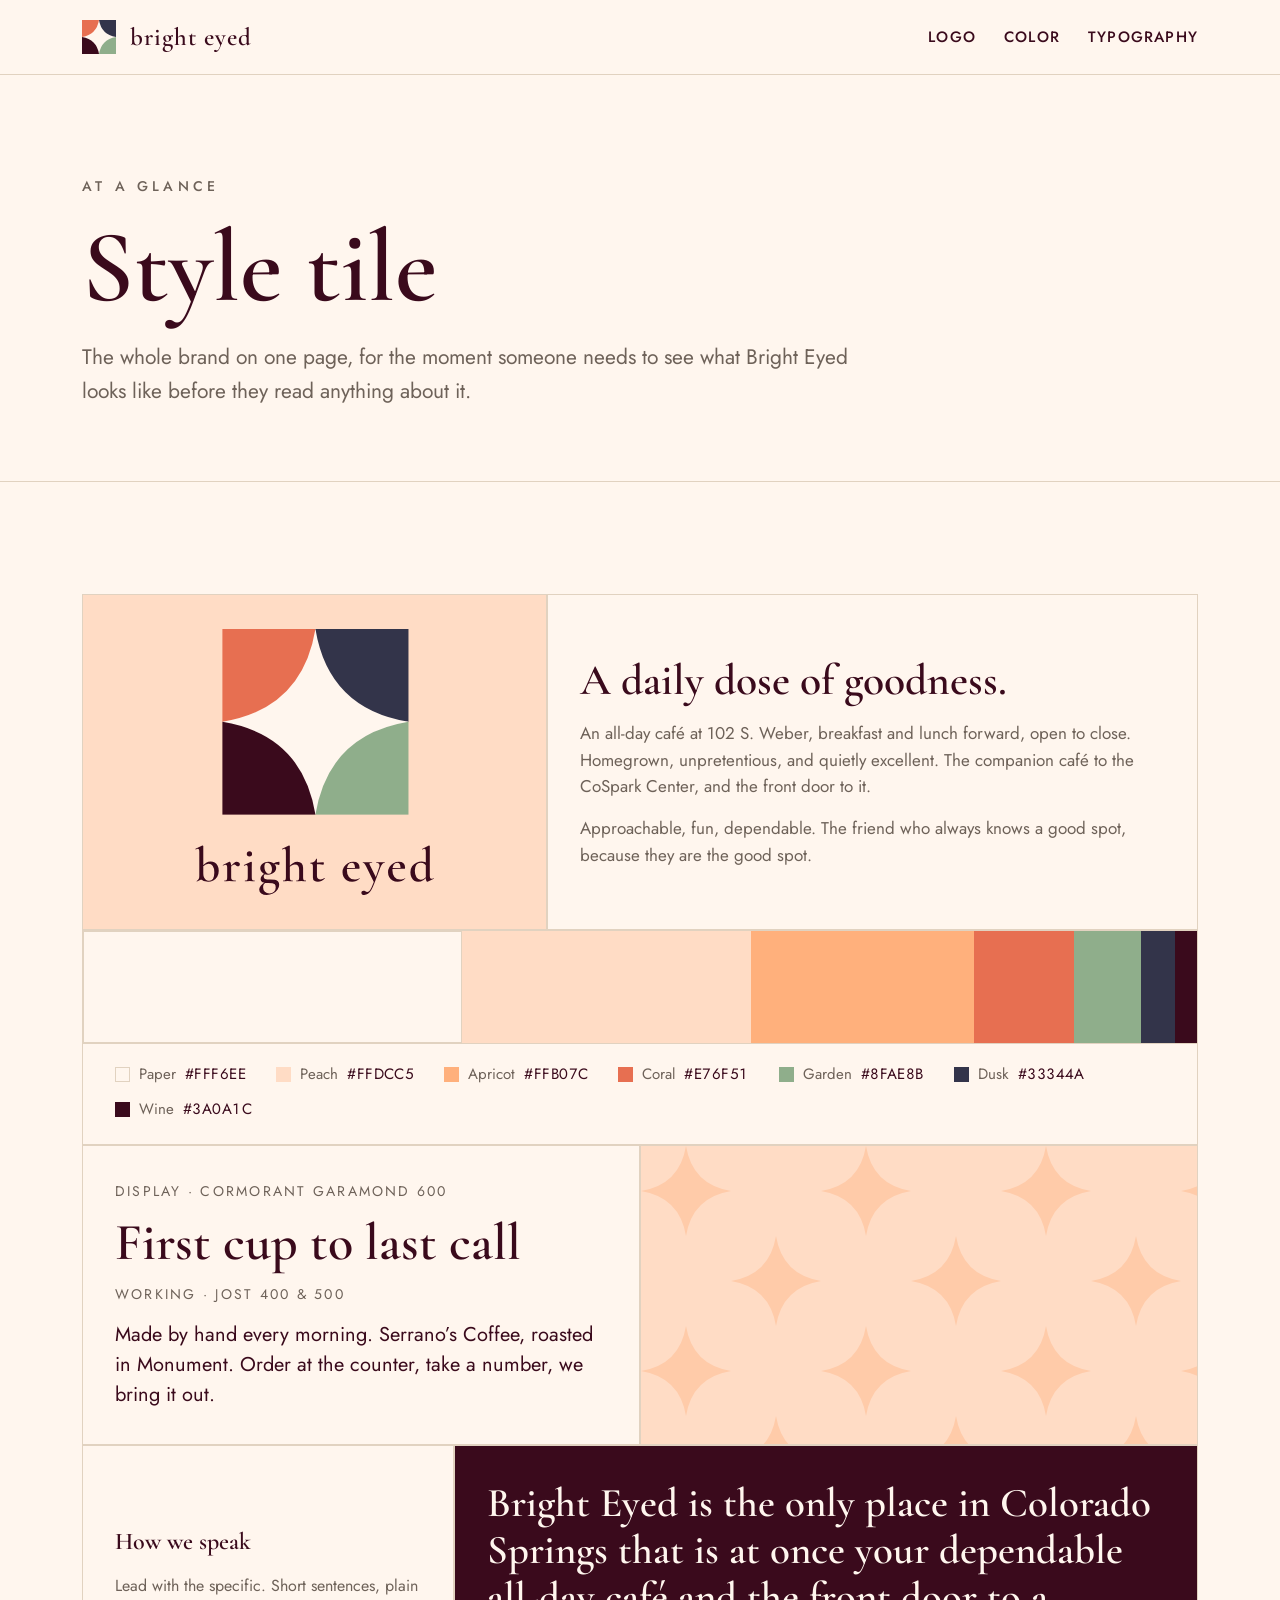
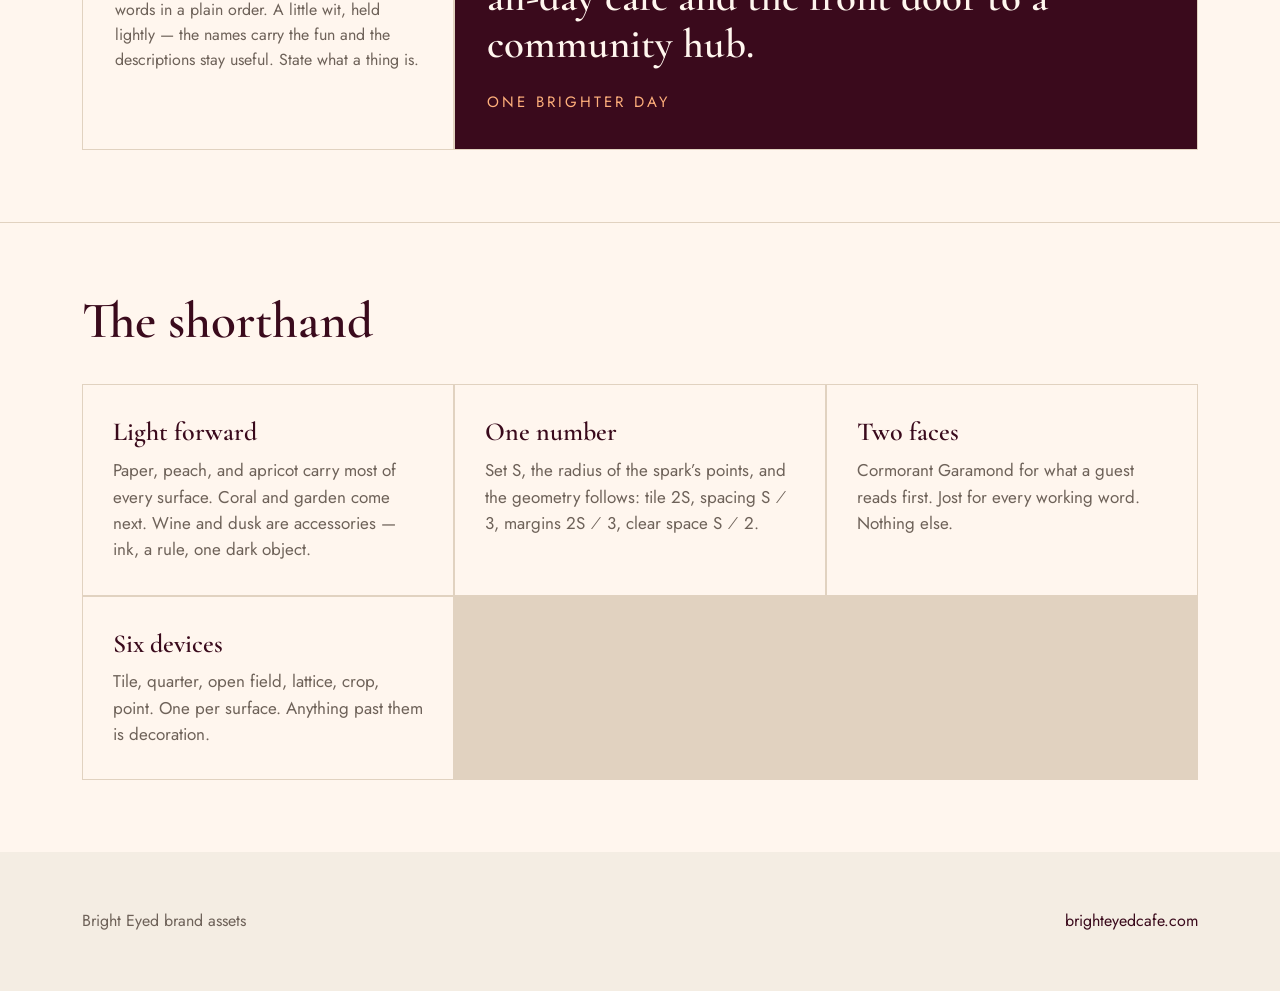
<file: style-tile/index.html>
<!DOCTYPE html>
<html lang="en">
<head>
<meta charset="utf-8">
<meta name="viewport" content="width=device-width, initial-scale=1.0">
<title>Bright Eyed — Style Tile</title>
<meta name="description" content="The Bright Eyed brand at a glance — mark, palette, type, pattern, and voice on one page.">
<link rel="icon" href="../assets/logo/icon-fourcolor.svg" type="image/svg+xml">
<link rel="preconnect" href="https://fonts.googleapis.com">
<link rel="preconnect" href="https://fonts.gstatic.com" crossorigin>
<link rel="stylesheet" href="https://fonts.googleapis.com/css2?family=Cormorant+Garamond:wght@400;600&family=Jost:wght@300;400;500;600&display=swap">
<link rel="stylesheet" href="../style.css">
</head>
<body>
<header class="mast"><div class="wrap">
  <a class="home" href="../index.html"><svg class="tile" viewBox="0 0 300 300" aria-hidden="true"><rect width="150" height="150" fill="#E76F51"/><rect x="150" width="150" height="150" fill="#33344A"/><rect y="150" width="150" height="150" fill="#3A0A1C"/><rect x="150" y="150" width="150" height="150" fill="#8FAE8B"/><path d="M64 0 Q73.05 54.95 128 64 Q73.05 73.05 64 128 Q54.95 73.05 0 64 Q54.95 54.95 64 0 Z" transform="scale(2.34375)" fill="#FFF6EE"/></svg><span class="nm">bright eyed</span></a>
  <nav>
    <a href="../logo/index.html">Logo</a>
    <a href="../color/index.html">Color</a>
    <a href="../typography/index.html">Typography</a>
  </nav>
</div></header>

<div class="hero"><div class="wrap">
  <span class="eyebrow">At a glance</span>
  <h1>Style tile</h1>
  <p class="lede">The whole brand on one page, for the moment someone needs to see what Bright Eyed looks like before they read anything about it.</p>
</div></div>

<section><div class="wrap">
  <div class="tilegrid">
    <div class="st-mark"><img src="../assets/logo/lockup-vertical-fourcolor.svg" alt="Bright Eyed vertical lockup"></div>
    <div class="st-say">
      <div class="big">A daily dose of goodness.</div>
      <p>An all-day café at 102 S. Weber, breakfast and lunch forward, open to close. Homegrown, unpretentious, and quietly excellent. The companion café to the CoSpark Center, and the front door to it.</p>
      <p>Approachable, fun, dependable. The friend who always knows a good spot, because they are the good spot.</p>
    </div>

    <div class="st-pal">
      <div class="band">
        <div style="background:#FFF6EE;box-shadow:inset 0 0 0 1px #E1D2C0;flex:34"></div>
        <div style="background:#FFDCC5;flex:26"></div>
        <div style="background:#FFB07C;flex:20"></div>
        <div style="background:#E76F51;flex:9"></div>
        <div style="background:#8FAE8B;flex:6"></div>
        <div style="background:#33344A;flex:3"></div>
        <div style="background:#3A0A1C;flex:2"></div>
      </div>
      <ul class="st-legend">
        <li><i style="background:#FFF6EE;box-shadow:inset 0 0 0 1px #E1D2C0"></i>Paper <b>#FFF6EE</b></li>
        <li><i style="background:#FFDCC5"></i>Peach <b>#FFDCC5</b></li>
        <li><i style="background:#FFB07C"></i>Apricot <b>#FFB07C</b></li>
        <li><i style="background:#E76F51"></i>Coral <b>#E76F51</b></li>
        <li><i style="background:#8FAE8B"></i>Garden <b>#8FAE8B</b></li>
        <li><i style="background:#33344A"></i>Dusk <b>#33344A</b></li>
        <li><i style="background:#3A0A1C"></i>Wine <b>#3A0A1C</b></li>
      </ul>
    </div>

    <div class="st-type">
      <span class="m">Display · Cormorant Garamond 600</span>
      <div class="a">First cup to last call</div>
      <span class="m">Working · Jost 400 &amp; 500</span>
      <div class="b">Made by hand every morning. Serrano&#8217;s Coffee, roasted in Monument. Order at the counter, take a number, we bring it out.</div>
    </div>
    <div class="st-pat"><div class="field" style="background-image:url(../assets/pattern/pattern-open-field.svg);background-size:180px 180px">&nbsp;</div></div>

    <div class="st-voice">
      <h4>How we speak</h4>
      <p>Lead with the specific. Short sentences, plain words in a plain order. A little wit, held lightly — the names carry the fun and the descriptions stay useful. State what a thing is.</p>
    </div>
    <div class="st-quote">
      <div class="q">Bright Eyed is the only place in Colorado Springs that is at once your dependable all-day café and the front door to a community hub.</div>
      <div class="w">One brighter day</div>
    </div>
  </div>
</div></section>

<section><div class="wrap">
  <h2>The shorthand</h2>
  <div class="rules">
    <div><h4>Light forward</h4><p>Paper, peach, and apricot carry most of every surface. Coral and garden come next. Wine and dusk are accessories — ink, a rule, one dark object.</p></div>
    <div><h4>One number</h4><p>Set S, the radius of the spark&#8217;s points, and the geometry follows: tile 2S, spacing S ⁄ 3, margins 2S ⁄ 3, clear space S ⁄ 2.</p></div>
    <div><h4>Two faces</h4><p>Cormorant Garamond for what a guest reads first. Jost for every working word. Nothing else.</p></div>
    <div><h4>Six devices</h4><p>Tile, quarter, open field, lattice, crop, point. One per surface. Anything past them is decoration.</p></div>
  </div>
</div></section>

<footer><div class="wrap">
  <span>Bright Eyed brand assets</span>
  <span><a href="https://brighteyedcafe.com">brighteyedcafe.com</a></span>
</div></footer>
</body>
</html>
</file>
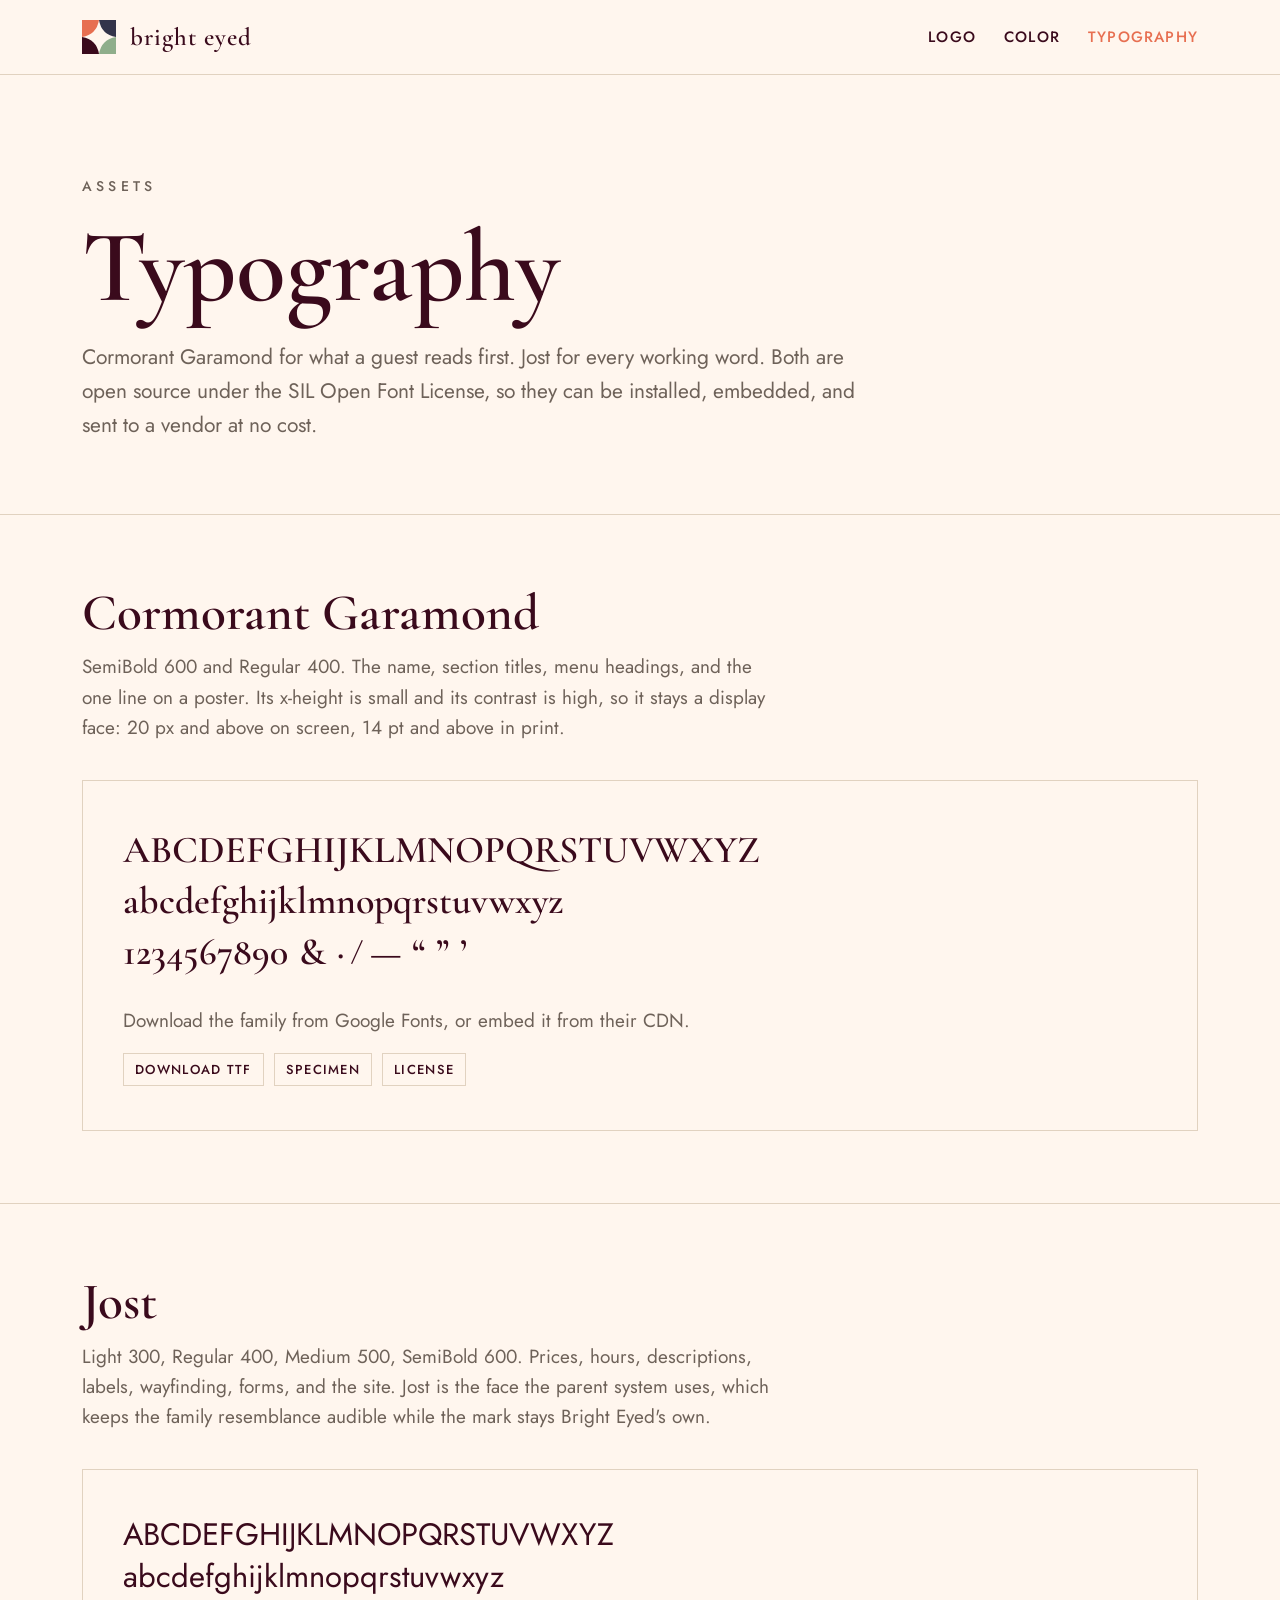
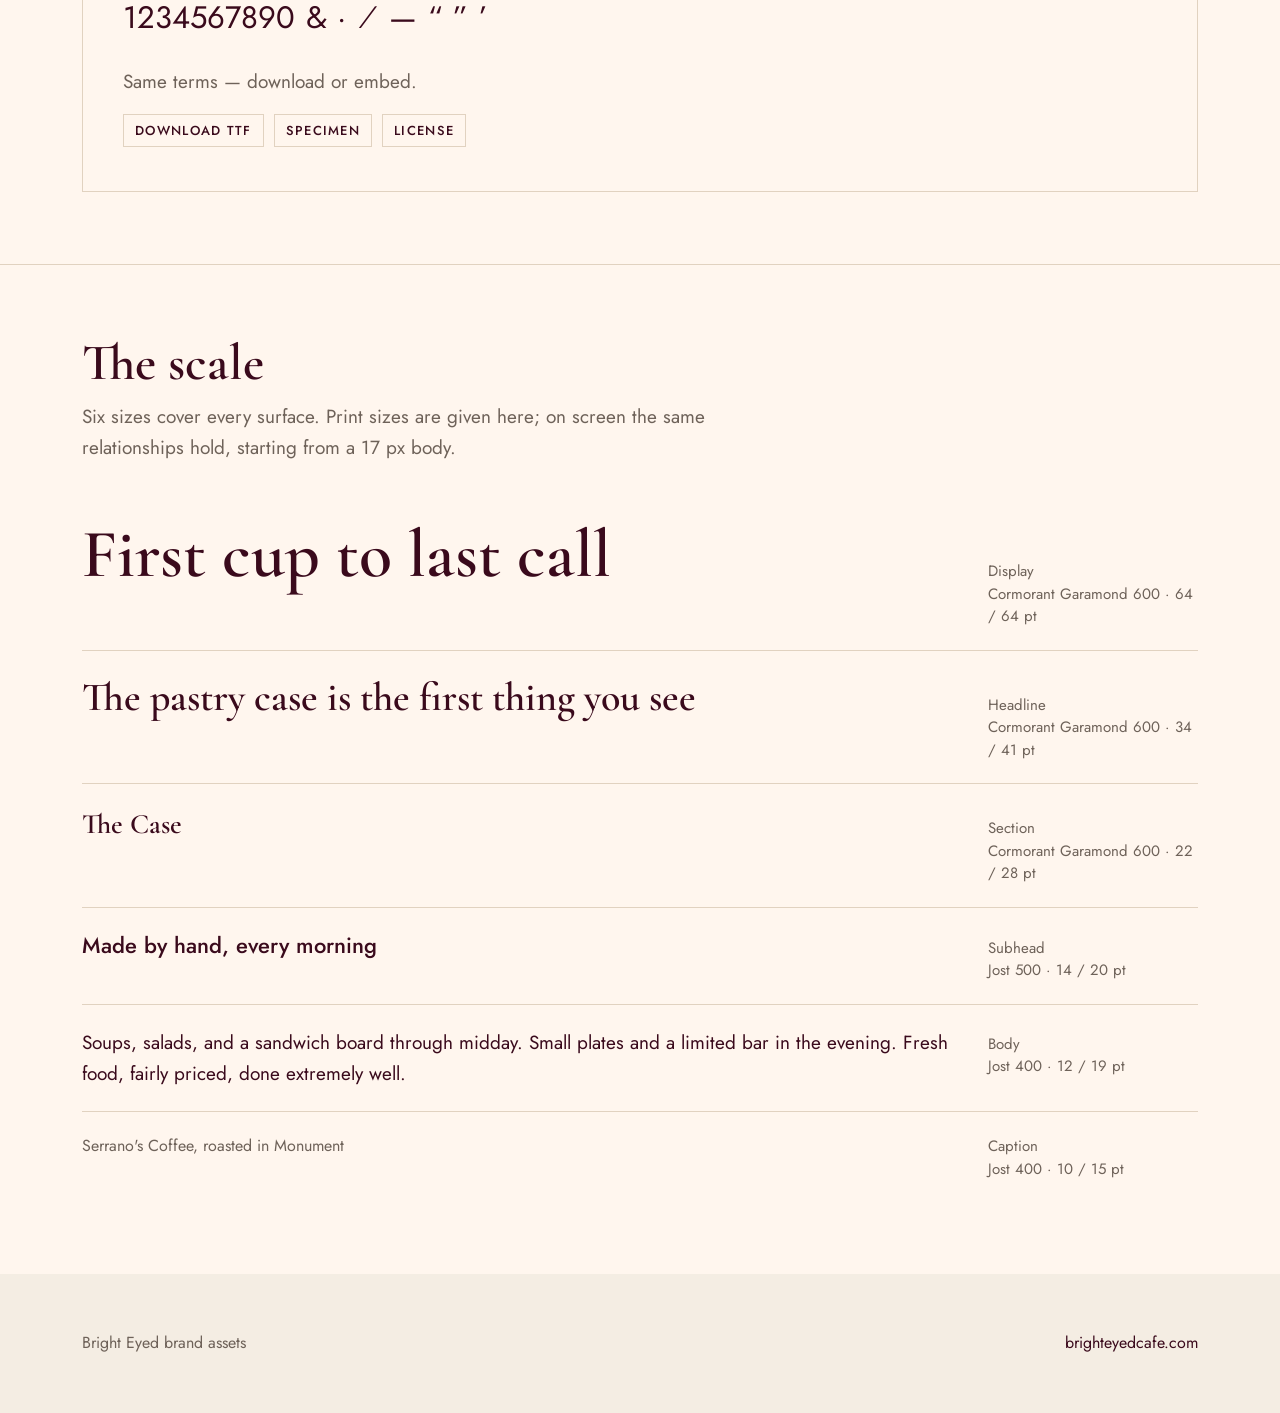
<file: typography/index.html>
<!DOCTYPE html>
<html lang="en">
<head>
<meta charset="utf-8">
<meta name="viewport" content="width=device-width, initial-scale=1.0">
<title>Bright Eyed — Typography</title>
<meta name="description" content="Bright Eyed typography — Cormorant Garamond and Jost, where to download them, and the type scale.">
<link rel="icon" href="../assets/logo/icon-fourcolor.svg" type="image/svg+xml">
<link rel="preconnect" href="https://fonts.googleapis.com">
<link rel="preconnect" href="https://fonts.gstatic.com" crossorigin>
<link rel="stylesheet" href="https://fonts.googleapis.com/css2?family=Cormorant+Garamond:wght@400;600&family=Jost:wght@300;400;500;600&display=swap">
<link rel="stylesheet" href="../style.css">
</head>
<body>
<header class="mast"><div class="wrap">
  <a class="home" href="../index.html"><svg class="tile" viewBox="0 0 300 300" aria-hidden="true"><rect width="150" height="150" fill="#E76F51"/><rect x="150" width="150" height="150" fill="#33344A"/><rect y="150" width="150" height="150" fill="#3A0A1C"/><rect x="150" y="150" width="150" height="150" fill="#8FAE8B"/><path d="M64 0 Q73.05 54.95 128 64 Q73.05 73.05 64 128 Q54.95 73.05 0 64 Q54.95 54.95 64 0 Z" transform="scale(2.34375)" fill="#FFF6EE"/></svg><span class="nm">bright eyed</span></a>
  <nav>
    <a href="../logo/index.html">Logo</a>
    <a href="../color/index.html">Color</a>
    <a href="../typography/index.html" aria-current="page">Typography</a>
  </nav>
</div></header>

<div class="hero"><div class="wrap">
  <span class="eyebrow">Assets</span>
  <h1>Typography</h1>
  <p class="lede">Cormorant Garamond for what a guest reads first. Jost for every working word. Both are open source under the SIL Open Font License, so they can be installed, embedded, and sent to a vendor at no cost.</p>
</div></div>

<section><div class="wrap">
  <h2>Cormorant Garamond</h2>
  <p class="sub">SemiBold 600 and Regular 400. The name, section titles, menu headings, and the one line on a poster. Its x-height is small and its contrast is high, so it stays a display face: 20 px and above on screen, 14 pt and above in print.</p>
  <div class="spec">
    <div class="glyphs">ABCDEFGHIJKLMNOPQRSTUVWXYZ<br>abcdefghijklmnopqrstuvwxyz<br>1234567890 &amp; · ⁄ — “ ” ’</div>
    <p class="sub" style="margin-top:28px">Download the family from Google Fonts, or embed it from their CDN.</p>
    <div class="asset" style="margin-top:16px"><span class="dl">
      <a href="https://fonts.google.com/download?family=Cormorant%20Garamond">Download TTF</a>
      <a href="https://fonts.google.com/specimen/Cormorant+Garamond">Specimen</a>
      <a href="https://openfontlicense.org/">License</a>
    </span></div>
  </div>
</div></section>

<section><div class="wrap">
  <h2>Jost</h2>
  <p class="sub">Light 300, Regular 400, Medium 500, SemiBold 600. Prices, hours, descriptions, labels, wayfinding, forms, and the site. Jost is the face the parent system uses, which keeps the family resemblance audible while the mark stays Bright Eyed's own.</p>
  <div class="spec">
    <div class="glyphs sans">ABCDEFGHIJKLMNOPQRSTUVWXYZ<br>abcdefghijklmnopqrstuvwxyz<br>1234567890 &amp; · ⁄ — “ ” ’</div>
    <p class="sub" style="margin-top:28px">Same terms — download or embed.</p>
    <div class="asset" style="margin-top:16px"><span class="dl">
      <a href="https://fonts.google.com/download?family=Jost">Download TTF</a>
      <a href="https://fonts.google.com/specimen/Jost">Specimen</a>
      <a href="https://openfontlicense.org/">License</a>
    </span></div>
  </div>
</div></section>

<section><div class="wrap">
  <h2>The scale</h2>
  <p class="sub">Six sizes cover every surface. Print sizes are given here; on screen the same relationships hold, starting from a 17 px body.</p>
  <div class="scale">
    <div class="row"><div style="font-family:var(--serif);font-weight:600;font-size:68px;line-height:1">First cup to last call</div><div class="meta">Display<br>Cormorant Garamond 600 · 64 / 64 pt</div></div>
    <div class="row"><div style="font-family:var(--serif);font-weight:600;font-size:40px;line-height:1.2">The pastry case is the first thing you see</div><div class="meta">Headline<br>Cormorant Garamond 600 · 34 / 41 pt</div></div>
    <div class="row"><div style="font-family:var(--serif);font-weight:600;font-size:28px;line-height:1.3">The Case</div><div class="meta">Section<br>Cormorant Garamond 600 · 22 / 28 pt</div></div>
    <div class="row"><div style="font-weight:500;font-size:22px;line-height:1.4">Made by hand, every morning</div><div class="meta">Subhead<br>Jost 500 · 14 / 20 pt</div></div>
    <div class="row"><div style="font-weight:400;font-size:19px;line-height:1.65">Soups, salads, and a sandwich board through midday. Small plates and a limited bar in the evening. Fresh food, fairly priced, done extremely well.</div><div class="meta">Body<br>Jost 400 · 12 / 19 pt</div></div>
    <div class="row"><div style="font-weight:400;font-size:16px;line-height:1.5;color:var(--label)">Serrano's Coffee, roasted in Monument</div><div class="meta">Caption<br>Jost 400 · 10 / 15 pt</div></div>
  </div>
</div></section>

<footer><div class="wrap">
  <span>Bright Eyed brand assets</span>
  <span><a href="https://brighteyedcafe.com">brighteyedcafe.com</a></span>
</div></footer>

</body>
</html>
</file>
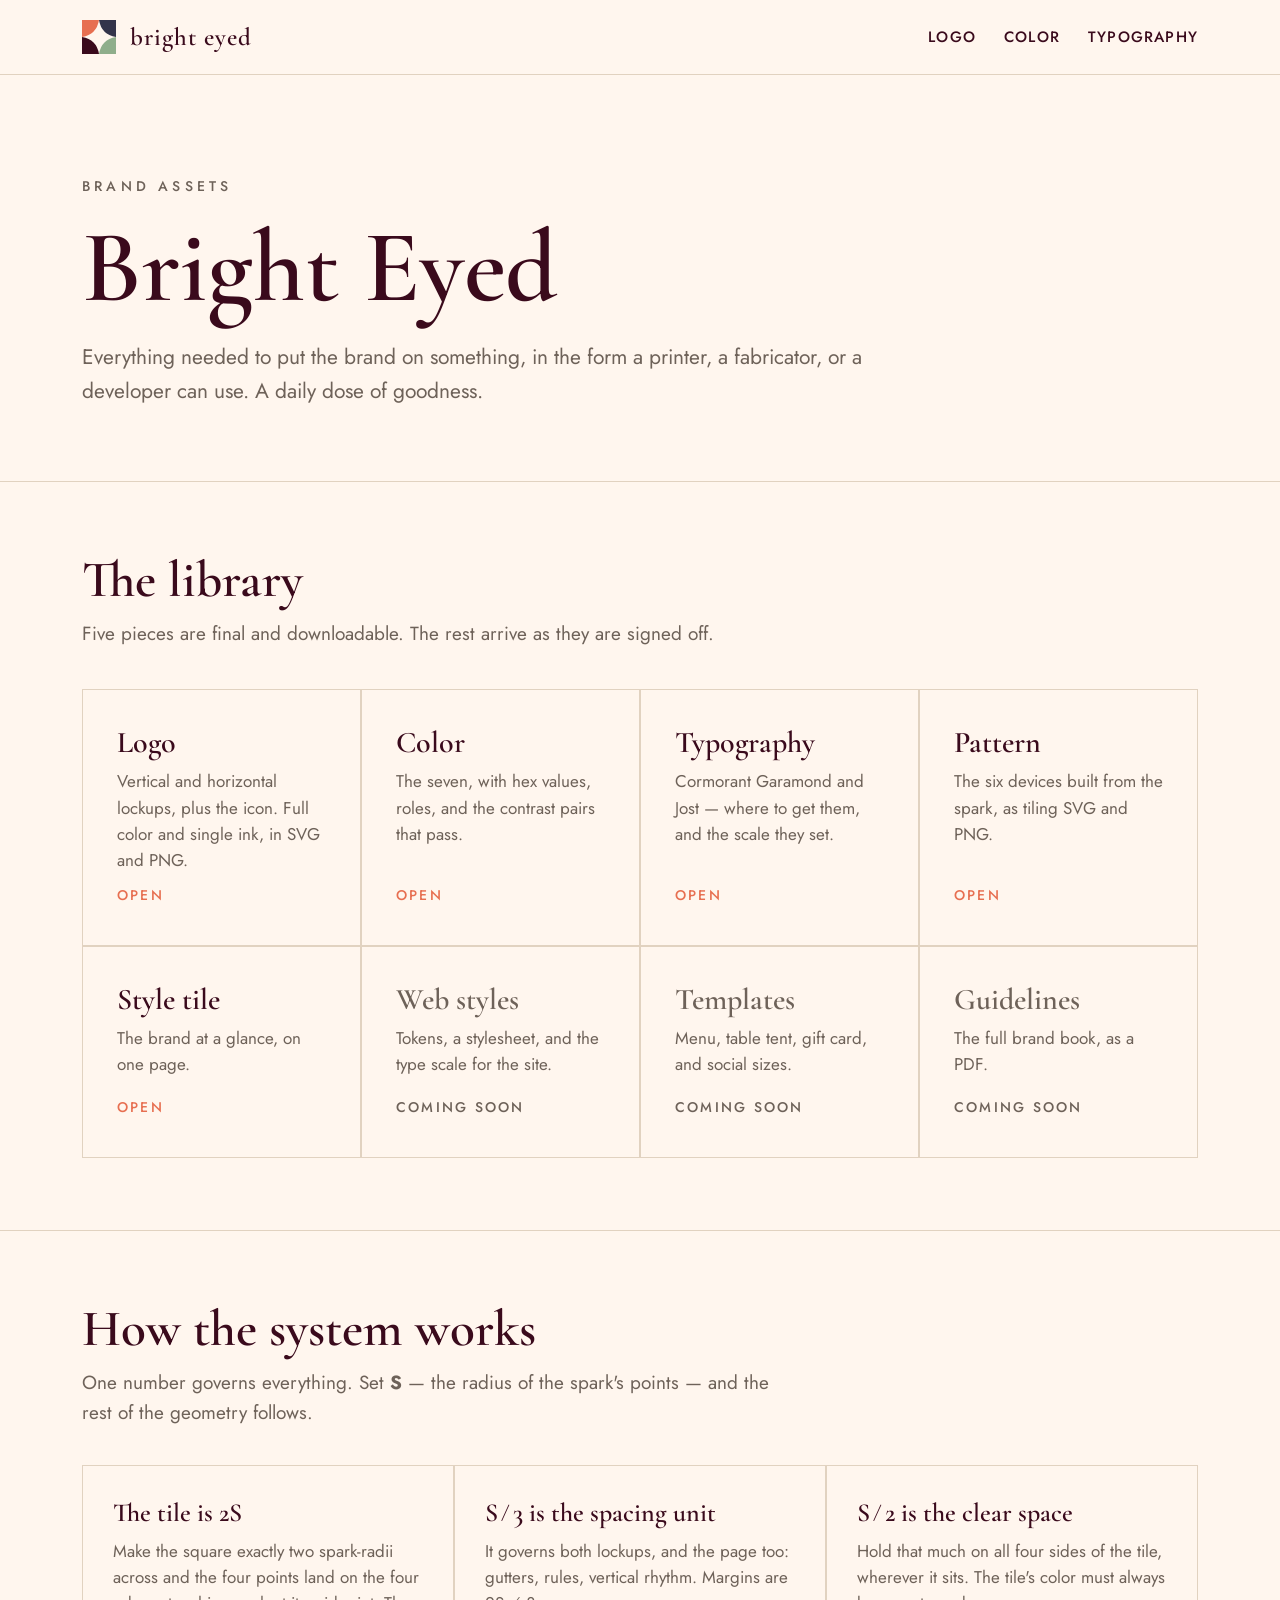
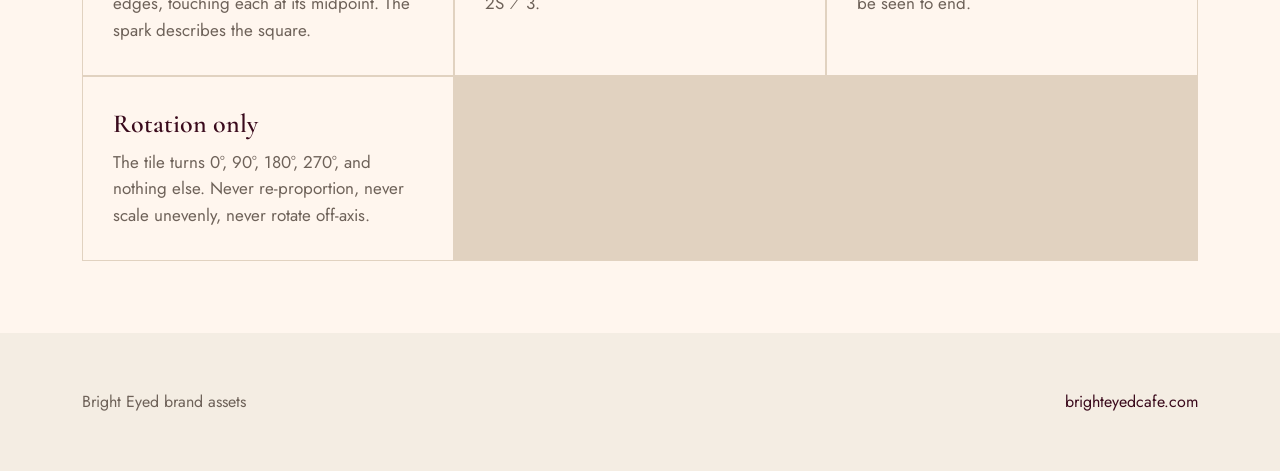
<file: index-overview.html>
<!DOCTYPE html>
<html lang="en">
<head>
<meta charset="utf-8">
<meta name="viewport" content="width=device-width, initial-scale=1.0">
<title>Bright Eyed — Brand Assets</title>
<meta name="description" content="Bright Eyed brand assets — logo, color, and typography, ready to download.">
<link rel="icon" href="assets/logo/icon-fourcolor.svg" type="image/svg+xml">
<link rel="preconnect" href="https://fonts.googleapis.com">
<link rel="preconnect" href="https://fonts.gstatic.com" crossorigin>
<link rel="stylesheet" href="https://fonts.googleapis.com/css2?family=Cormorant+Garamond:wght@400;600&family=Jost:wght@300;400;500;600&display=swap">
<link rel="stylesheet" href="style.css">
</head>
<body>
<header class="mast"><div class="wrap">
  <a class="home" href="index.html"><svg class="tile" viewBox="0 0 300 300" aria-hidden="true"><rect width="150" height="150" fill="#E76F51"/><rect x="150" width="150" height="150" fill="#33344A"/><rect y="150" width="150" height="150" fill="#3A0A1C"/><rect x="150" y="150" width="150" height="150" fill="#8FAE8B"/><path d="M64 0 Q73.05 54.95 128 64 Q73.05 73.05 64 128 Q54.95 73.05 0 64 Q54.95 54.95 64 0 Z" transform="scale(2.34375)" fill="#FFF6EE"/></svg><span class="nm">bright eyed</span></a>
  <nav>
    <a href="logo/index.html">Logo</a>
    <a href="color/index.html">Color</a>
    <a href="typography/index.html">Typography</a>
  </nav>
</div></header>

<div class="hero"><div class="wrap">
  <span class="eyebrow">Brand assets</span>
  <h1>Bright Eyed</h1>
  <p class="lede">Everything needed to put the brand on something, in the form a printer, a fabricator, or a developer can use. A daily dose of goodness.</p>
</div></div>
<section><div class="wrap">
  <h2>The library</h2>
  <p class="sub">Five pieces are final and downloadable. The rest arrive as they are signed off.</p>
  <div class="cards">
  <a class="card" href="logo/index.html"><span class="k">Logo</span><p>Vertical and horizontal lockups, plus the icon. Full color and single ink, in SVG and PNG.</p><span class="go">Open</span></a>
  <a class="card" href="color/index.html"><span class="k">Color</span><p>The seven, with hex values, roles, and the contrast pairs that pass.</p><span class="go">Open</span></a>
  <a class="card" href="typography/index.html"><span class="k">Typography</span><p>Cormorant Garamond and Jost — where to get them, and the scale they set.</p><span class="go">Open</span></a>
  <a class="card" href="pattern/index.html"><span class="k">Pattern</span><p>The six devices built from the spark, as tiling SVG and PNG.</p><span class="go">Open</span></a>
  <a class="card" href="style-tile/index.html"><span class="k">Style tile</span><p>The brand at a glance, on one page.</p><span class="go">Open</span></a>
  <div class="card soon"><span class="k">Web styles</span><p>Tokens, a stylesheet, and the type scale for the site.</p><span class="go">Coming soon</span></div>
  <div class="card soon"><span class="k">Templates</span><p>Menu, table tent, gift card, and social sizes.</p><span class="go">Coming soon</span></div>
  <div class="card soon"><span class="k">Guidelines</span><p>The full brand book, as a PDF.</p><span class="go">Coming soon</span></div>
  </div>
</div></section>
<section><div class="wrap">
  <h2>How the system works</h2>
  <p class="sub">One number governs everything. Set <b>S</b> — the radius of the spark's points — and the rest of the geometry follows.</p>
  <div class="rules">
    <div><h4>The tile is 2S</h4><p>Make the square exactly two spark-radii across and the four points land on the four edges, touching each at its midpoint. The spark describes the square.</p></div>
    <div><h4>S ⁄ 3 is the spacing unit</h4><p>It governs both lockups, and the page too: gutters, rules, vertical rhythm. Margins are 2S ⁄ 3.</p></div>
    <div><h4>S ⁄ 2 is the clear space</h4><p>Hold that much on all four sides of the tile, wherever it sits. The tile's color must always be seen to end.</p></div>
    <div><h4>Rotation only</h4><p>The tile turns 0°, 90°, 180°, 270°, and nothing else. Never re-proportion, never scale unevenly, never rotate off-axis.</p></div>
  </div>
</div></section>

<footer><div class="wrap">
  <span>Bright Eyed brand assets</span>
  <span><a href="https://brighteyedcafe.com">brighteyedcafe.com</a></span>
</div></footer>
</body>
</html>
</file>
<file: style.css>
/* Bright Eyed — brand asset library */
:root{
  --paper:#FFF6EE; --peach:#FFDCC5; --apricot:#FFB07C;
  --coral:#E76F51; --garden:#8FAE8B; --dusk:#33344A; --wine:#3A0A1C;
  --panel:#F4EDE3; --hairline:#E1D2C0; --desk:#E7E0D6; --label:#6E6259;
  --serif:'Cormorant Garamond',Georgia,serif;
  --sans:'Jost',system-ui,sans-serif;
  --unit:16px;
}
*{box-sizing:border-box}
html{-webkit-text-size-adjust:100%}
body{margin:0;background:var(--paper);color:var(--wine);font-family:var(--sans);font-weight:400;font-size:17px;line-height:1.65;-webkit-font-smoothing:antialiased}
a{color:var(--wine);text-decoration:none}
a:hover{color:var(--coral)}
img{display:block;max-width:100%}
.wrap{max-width:1180px;margin:0 auto;padding:0 32px}

/* masthead */
.mast{border-bottom:1px solid var(--hairline);background:var(--paper);position:sticky;top:0;z-index:10}
.mast .wrap{display:flex;align-items:center;justify-content:space-between;gap:24px;padding-top:20px;padding-bottom:20px}
.mast a.home{display:flex;align-items:center;gap:14px}
.mast .tile{width:34px;height:34px;flex:none}
.mast .nm{font-family:var(--serif);font-weight:600;font-size:25px;letter-spacing:.04em;line-height:1}
.mast nav{display:flex;gap:28px;font-size:15px;font-weight:500;letter-spacing:.08em;text-transform:uppercase}
.mast nav a[aria-current]{color:var(--coral)}

/* hero */
.hero{padding:96px 0 72px;border-bottom:1px solid var(--hairline)}
.eyebrow{font-size:14px;font-weight:500;letter-spacing:.3em;text-transform:uppercase;color:var(--label)}
h1{font-family:var(--serif);font-weight:600;font-size:clamp(52px,8vw,104px);line-height:.98;margin:18px 0 0;text-wrap:pretty}
.lede{font-size:21px;line-height:1.6;max-width:60ch;margin:24px 0 0;color:var(--label);text-wrap:pretty}

/* section */
section{padding:72px 0;border-bottom:1px solid var(--hairline)}
section:last-of-type{border-bottom:0}
h2{font-family:var(--serif);font-weight:600;font-size:clamp(34px,4vw,52px);line-height:1.04;margin:0}
h3{font-family:var(--serif);font-weight:600;font-size:28px;line-height:1.15;margin:0}
.sub{font-size:19px;line-height:1.6;color:var(--label);max-width:64ch;margin:12px 0 0;text-wrap:pretty}
.rule{height:1px;background:var(--hairline);margin:0}

/* index cards */
.cards{display:grid;grid-template-columns:repeat(auto-fill,minmax(272px,1fr));gap:2px;background:var(--hairline);border:1px solid var(--hairline);margin-top:40px}
.card{background:var(--paper);padding:38px 34px;display:flex;flex-direction:column;gap:10px;min-height:210px;transition:background .12s}
.card:hover{background:var(--panel)}
.card .k{font-family:var(--serif);font-size:30px;font-weight:600;line-height:1}
.card p{margin:0;font-size:17px;color:var(--label);line-height:1.55}
.card .go{margin-top:auto;font-size:14px;font-weight:500;letter-spacing:.16em;text-transform:uppercase;color:var(--coral)}
.card.soon{color:var(--label)}
.card.soon .k{color:var(--label)}
.card.soon .go{color:var(--label)}

/* asset rows */
.assets{display:grid;grid-template-columns:repeat(3,minmax(0,1fr));gap:28px 28px;margin-top:36px}
@media (max-width:820px){.assets{grid-template-columns:repeat(2,minmax(0,1fr))}.assets > *{grid-column:auto!important}}
@media (max-width:520px){.assets{grid-template-columns:1fr}}
.asset figure{margin:0}
.asset .stage{border:1px solid var(--hairline);aspect-ratio:4/3;display:flex;align-items:center;justify-content:center;padding:26px}
.asset .stage img{max-height:100%;width:auto}
.asset .stage.on-dark{background:var(--wine);border-color:var(--wine)}
.asset .stage.on-dusk{background:var(--dusk);border-color:var(--dusk)}
.asset .stage.on-peach{background:var(--peach);border-color:var(--peach)}
.asset .cap{display:flex;align-items:baseline;justify-content:space-between;gap:16px;margin-top:14px}
.asset .cap b{font-weight:500;font-size:17px}
.asset .dl{display:flex;gap:10px;font-size:13px;font-weight:500;letter-spacing:.1em;text-transform:uppercase}
.asset .dl a{border:1px solid var(--hairline);padding:5px 11px}
.asset .dl a:hover{border-color:var(--coral);color:var(--coral)}

/* colour table */
table{width:100%;border-collapse:collapse;margin-top:36px;font-size:17px}
th{text-align:left;font-size:13px;font-weight:500;letter-spacing:.16em;text-transform:uppercase;color:var(--label);padding:0 0 12px;border-bottom:1px solid var(--hairline);white-space:nowrap}
td{padding:15px 0;border-bottom:1px solid var(--hairline);vertical-align:middle}
td+td,th+th{padding-left:24px}
.chip{width:64px;height:44px;border:1px solid var(--hairline);flex:none}
.hexbtn{font:inherit;font-variant-numeric:tabular-nums;background:none;border:0;padding:0;color:inherit;cursor:pointer;letter-spacing:.03em}
.hexbtn:hover{color:var(--coral)}
.hexbtn.copied::after{content:' copied';font-size:12px;letter-spacing:.16em;text-transform:uppercase;color:var(--garden)}
td .nm{font-family:var(--serif);font-size:24px;font-weight:600}
td small{display:block;font-size:15px;color:var(--label);line-height:1.45}

/* swatch band */
.band{display:flex;height:150px;margin-top:36px}
.band div{flex:1;position:relative}
.band span{position:absolute;left:14px;bottom:12px;font-size:13px;font-weight:500;letter-spacing:.14em;text-transform:uppercase}

/* rules list */
.rules{display:grid;grid-template-columns:repeat(auto-fill,minmax(300px,1fr));gap:2px;background:var(--hairline);border:1px solid var(--hairline);margin-top:36px}
.rules div{background:var(--paper);padding:32px 30px}
.rules h4{font-family:var(--serif);font-size:26px;font-weight:600;margin:0 0 10px;line-height:1.15}
.rules p{margin:0;font-size:17px;color:var(--label);line-height:1.55}

/* type specimens */
.spec{border:1px solid var(--hairline);padding:44px 40px;margin-top:36px}
.spec .glyphs{font-family:var(--serif);font-size:38px;font-weight:600;line-height:1.35;word-spacing:.05em}
.spec .glyphs.sans{font-family:var(--sans);font-size:31px;font-weight:400}
.scale{margin-top:36px}
.scale .row{display:grid;grid-template-columns:1fr 210px;gap:28px;align-items:baseline;padding:22px 0;border-bottom:1px solid var(--hairline)}
.scale .row:last-child{border-bottom:0}
.scale .meta{font-size:15px;color:var(--label);line-height:1.5}
code,pre{font-family:ui-monospace,Menlo,monospace;font-size:15px}
pre{background:var(--panel);padding:24px 26px;overflow-x:auto;margin:18px 0 0;line-height:1.6}
.note{background:var(--peach);border-left:5px solid var(--coral);padding:26px 30px;margin-top:36px;font-size:18px;line-height:1.6;color:var(--wine);max-width:78ch}
.note b{font-weight:500}

footer{background:var(--panel);padding:56px 0;font-size:16px;color:var(--label)}
footer .wrap{display:flex;flex-wrap:wrap;gap:20px;justify-content:space-between}
@media (max-width:720px){
  .mast .wrap{flex-direction:column;align-items:flex-start}
  .scale .row{grid-template-columns:1fr}
  .band{height:auto;flex-direction:column}
  .band div{height:64px}
}

/* ── pattern library ─────────────────────────────── */
.patterns{display:grid;grid-template-columns:repeat(auto-fill,minmax(300px,1fr));gap:32px;margin-top:36px}
.pat figure{margin:0}
.pat .field{aspect-ratio:1;border:1px solid var(--hairline);background-repeat:repeat;background-position:0 0}
.pat .cap{display:block;margin-top:16px}
.pat .cap b{display:block;font-family:var(--serif);font-size:25px;font-weight:600;line-height:1.15}
.pat .cap p{margin:6px 0 0;font-size:16px;line-height:1.5;color:var(--label)}
.pat .spec{border:0;padding:0;margin:12px 0 0;display:flex;flex-wrap:wrap;gap:10px 18px;font-size:14px;color:var(--label);letter-spacing:.02em}
.pat .spec b{display:inline;font-family:var(--sans);font-size:14px;font-weight:500;color:var(--wine)}
.pat .dl{display:flex;gap:10px;font-size:13px;font-weight:500;letter-spacing:.1em;text-transform:uppercase;margin-top:14px}
.pat .dl a{border:1px solid var(--hairline);padding:5px 11px}
.pat .dl a:hover{border-color:var(--coral);color:var(--coral)}
.points{display:flex;flex-wrap:wrap;align-items:center;gap:34px;margin-top:32px}
.points a{display:flex;flex-direction:column;align-items:center;gap:12px;font-size:14px;letter-spacing:.1em;text-transform:uppercase;color:var(--label)}
.points img{width:44px;height:44px}
.points a:hover{color:var(--coral)}

/* ── style tile ──────────────────────────────────── */
.tilegrid{display:grid;grid-template-columns:repeat(12,1fr);gap:2px;background:var(--hairline);border:1px solid var(--hairline);margin-top:40px}
.tilegrid > *{background:var(--paper);padding:34px 32px;display:flex;flex-direction:column;justify-content:center;min-height:200px}
.st-mark{grid-column:span 5;align-items:center;background:var(--peach)!important}
.st-mark img{width:min(240px,72%)}
.st-say{grid-column:span 7;gap:16px}
.st-say .big{font-family:var(--serif);font-size:clamp(32px,3.4vw,46px);font-weight:600;line-height:1.12;text-wrap:pretty}
.st-say p{margin:0;font-size:17px;color:var(--label);line-height:1.55}
.st-pal{grid-column:span 12;padding:0!important;min-height:0!important;display:block!important}
.st-pal .band{margin:0;height:112px}
.st-legend{display:flex;flex-wrap:wrap;gap:10px 30px;margin:0;padding:18px 32px 22px;list-style:none;border-top:1px solid var(--hairline);font-size:15px;color:var(--label)}
.st-legend li{display:flex;align-items:center;gap:9px;white-space:nowrap}
.st-legend i{width:15px;height:15px;flex:none}
.st-legend b{font-weight:400;font-variant-numeric:tabular-nums;letter-spacing:.03em;color:var(--wine)}
.st-type{grid-column:span 6;gap:14px}
.st-type .a{font-family:var(--serif);font-size:52px;font-weight:600;line-height:1}
.st-type .b{font-size:20px;font-weight:400;line-height:1.5}
.st-type .m{font-size:14px;letter-spacing:.16em;text-transform:uppercase;color:var(--label)}
.st-pat{grid-column:span 6;padding:0!important;min-height:0!important}
.st-pat .field{height:100%;min-height:240px;background-repeat:repeat}
.st-voice{grid-column:span 4;gap:12px}
.st-voice h4{font-family:var(--serif);font-size:24px;font-weight:600;margin:0}
.st-voice p{margin:0;font-size:16px;color:var(--label);line-height:1.55}
.st-quote{grid-column:span 8;background:var(--wine)!important;color:var(--paper);justify-content:space-between}
.st-quote .q{font-family:var(--serif);font-size:clamp(30px,3.2vw,44px);font-weight:600;line-height:1.15}
.st-quote .w{font-size:15px;letter-spacing:.2em;text-transform:uppercase;color:var(--apricot);margin-top:22px}
@media (max-width:860px){
  .tilegrid > *{grid-column:span 12!important}
}
</file>
